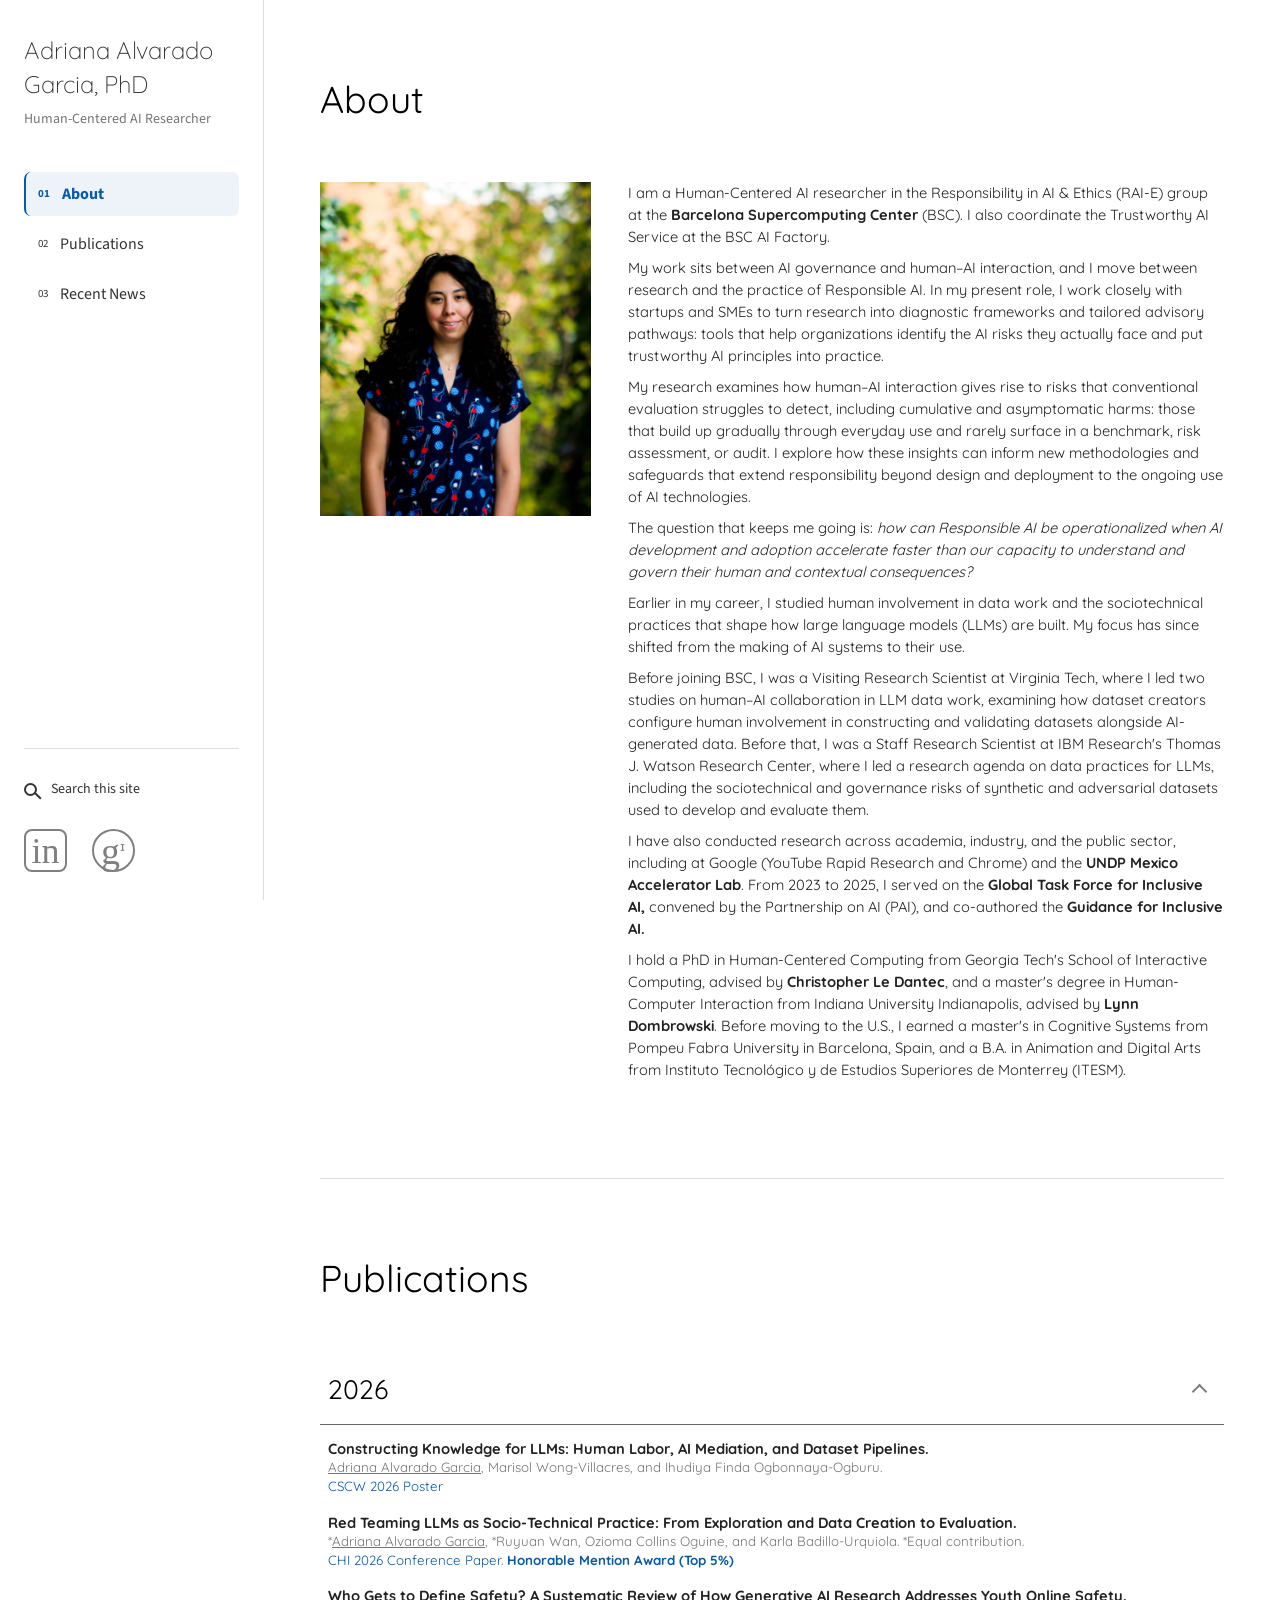
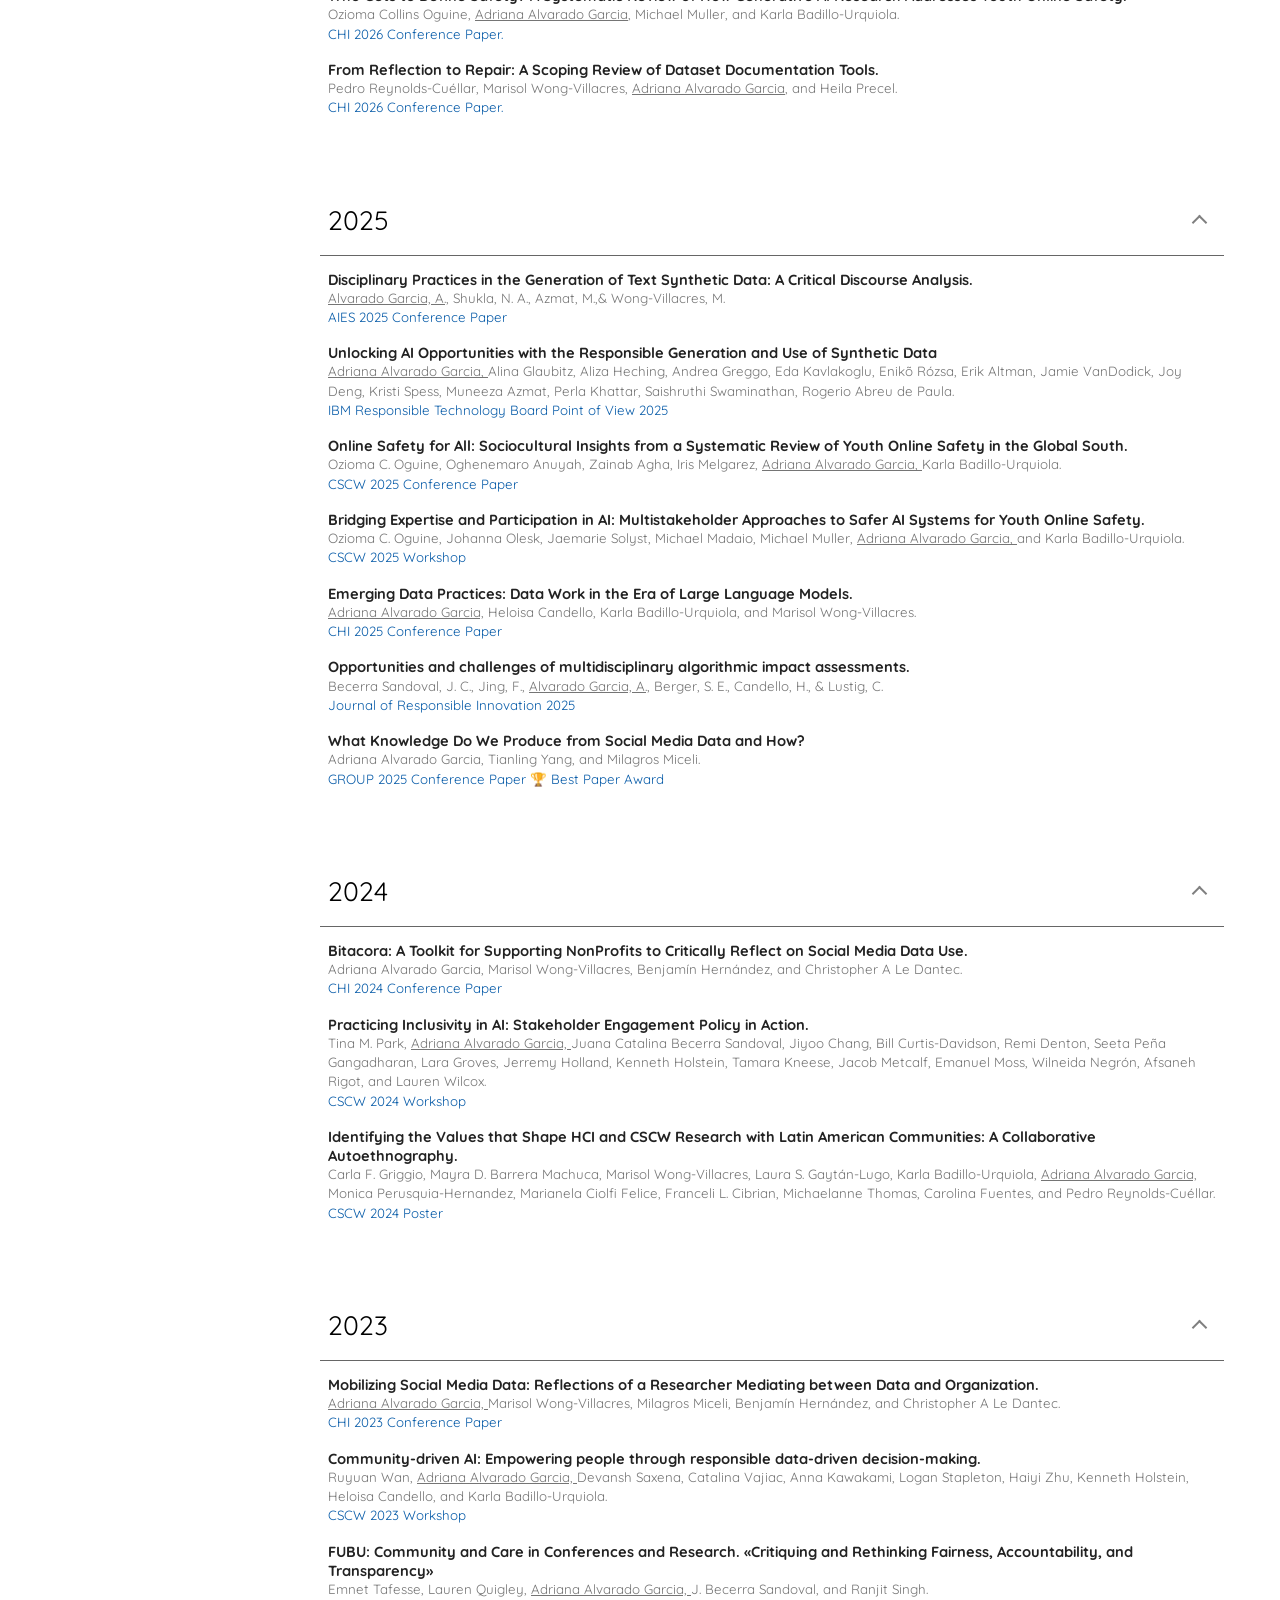
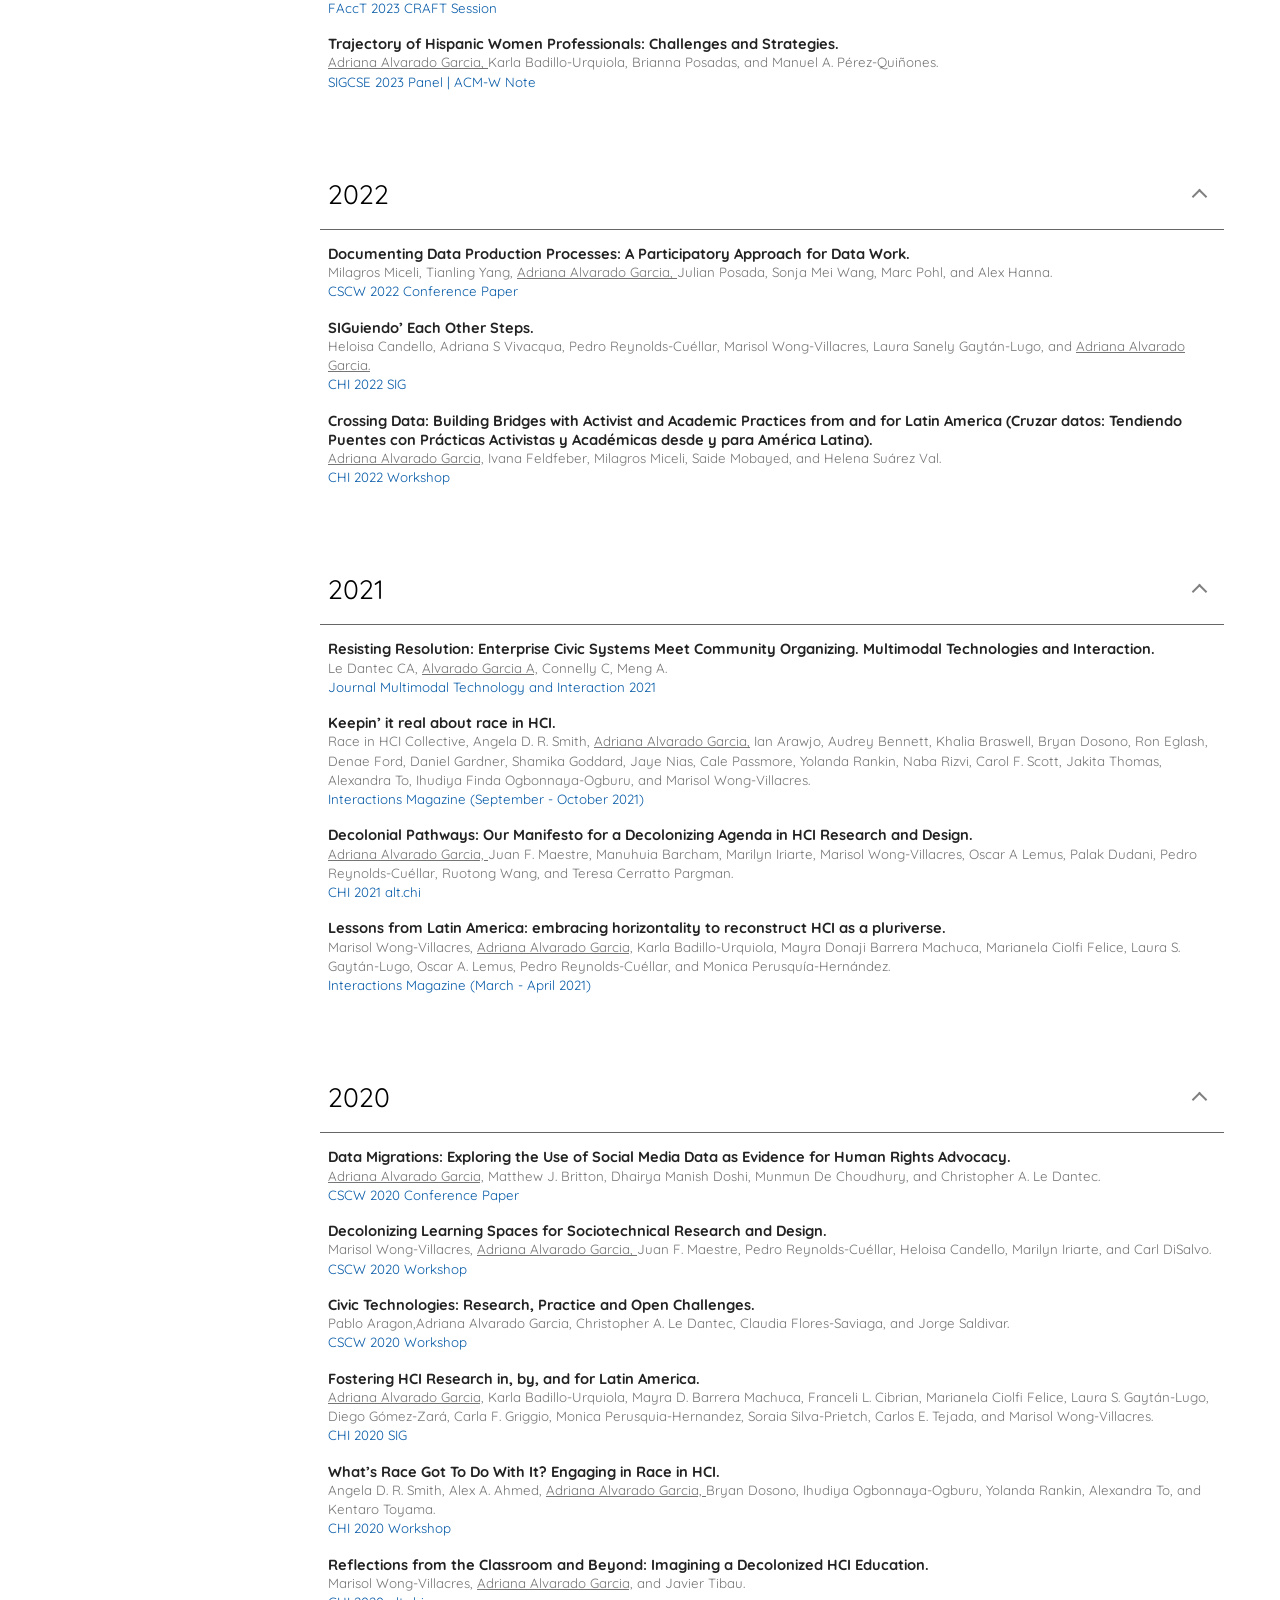
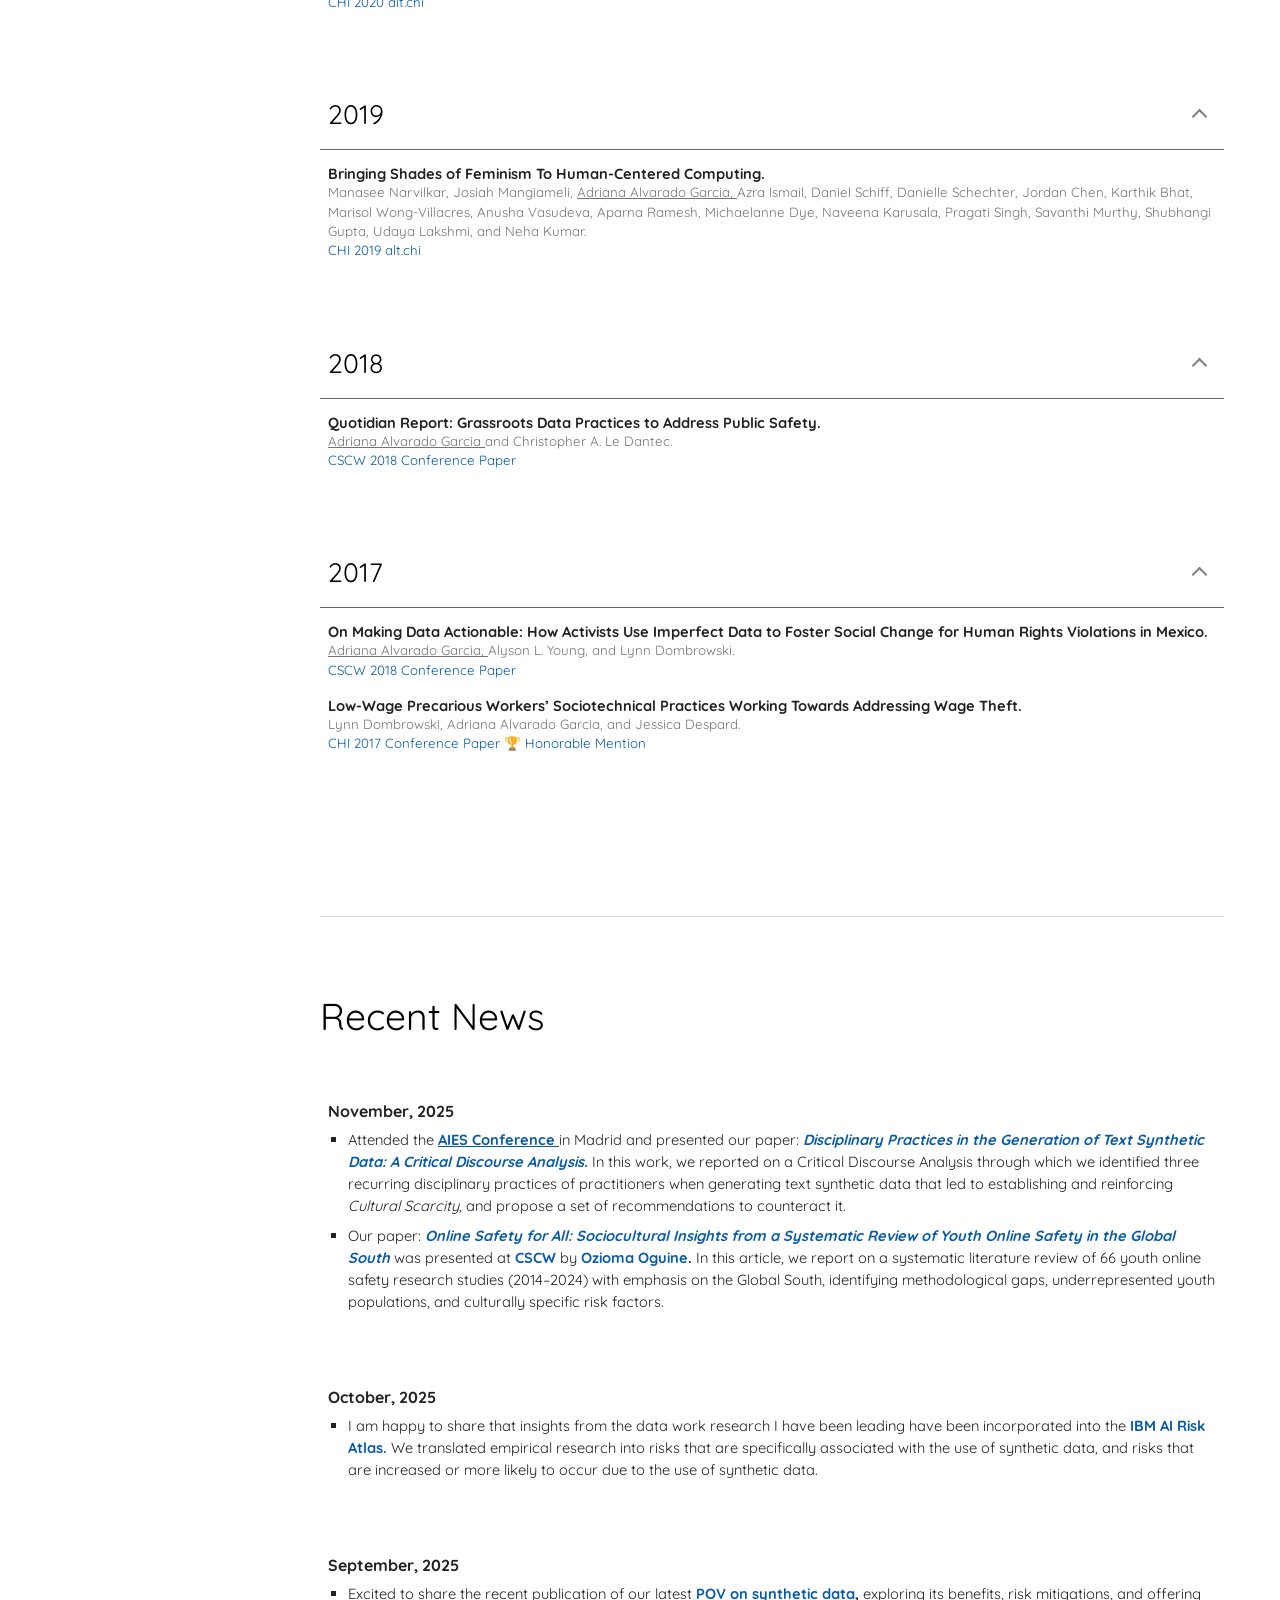
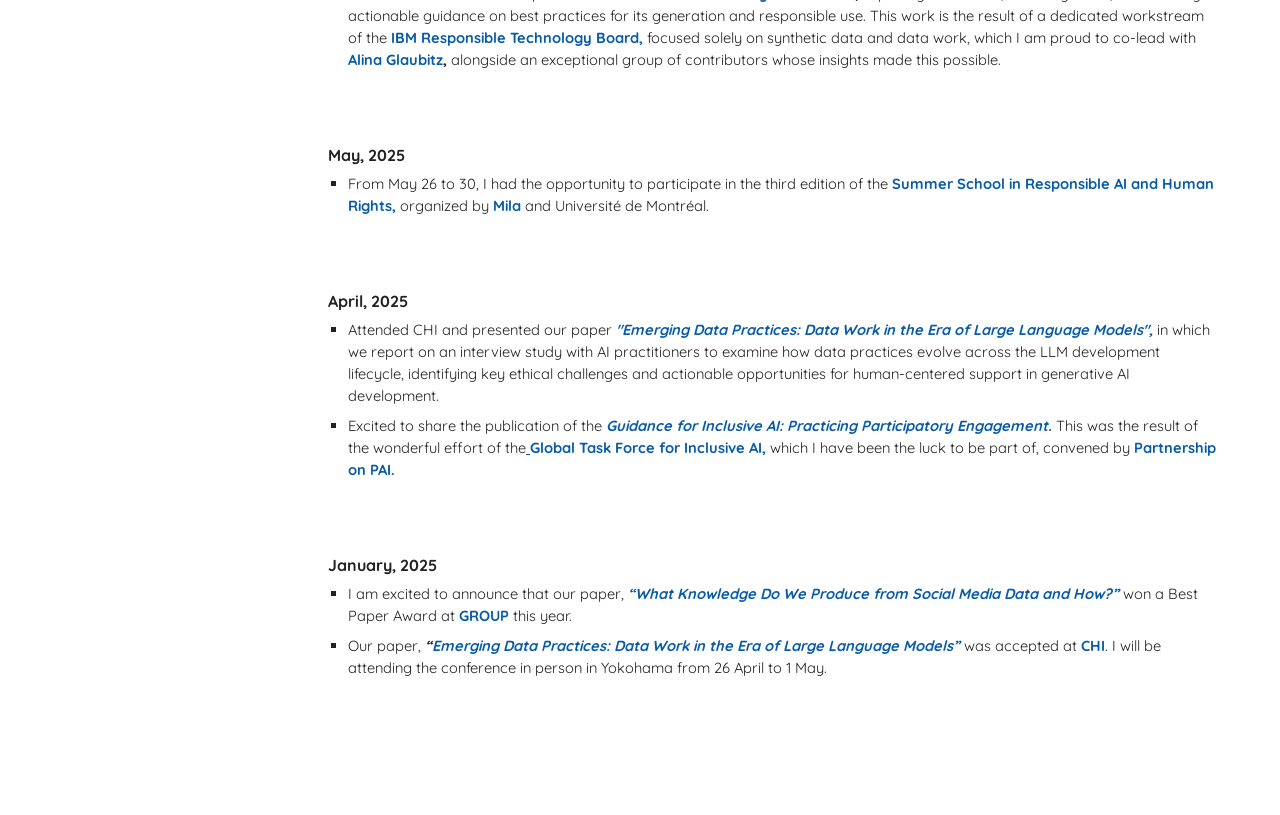
<file: index.html>
<!DOCTYPE html>
<html lang="en">
<head>
  <meta charset="UTF-8">
  <meta name="viewport" content="width=device-width, initial-scale=1">
  <meta name="description" content="Adriana Alvarado Garcia — Human-Centered AI Researcher. About, publications, and recent news.">
  <title>Adriana Alvarado Garcia, PhD</title>
  <link rel="preconnect" href="https://fonts.googleapis.com">
  <link rel="preconnect" href="https://fonts.gstatic.com" crossorigin>
  <link href="https://fonts.googleapis.com/css2?family=Quicksand:wght@300;400;500;600;700&amp;family=Source+Sans+3:wght@400;600;700&amp;display=swap" rel="stylesheet">
  <link rel="stylesheet" href="style.css">
  <script src="navigation.js" defer></script>
</head>
<body>
  <a class="skip-link" href="#main-content">Skip to content</a>

  <header class="sidebar">
    <div class="sidebar-heading">
      <a class="site-name" href="#about">Adriana Alvarado Garcia, PhD</a>
      <p class="site-description">Human-Centered AI Researcher</p>
    </div>

    <!-- Each link points to a section below. JavaScript updates only its active highlight. -->
    <nav class="section-navigation" aria-label="Main navigation">
      <a href="#about"><span class="section-number" aria-hidden="true">01</span>About</a>
      <a href="#publications"><span class="section-number" aria-hidden="true">02</span>Publications</a>
      <a href="#recent-news"><span class="section-number" aria-hidden="true">03</span>Recent News</a>
    </nav>

    <div class="sidebar-footer">
      <details class="site-search">
        <summary aria-label="Search this site"><span class="search-icon" aria-hidden="true"></span><span class="search-label">Search this site</span></summary>
        <form action="https://www.google.com/search" method="get">
          <label for="search-query">Search this site with Google</label>
          <input type="hidden" name="sitesearch" value="adrianaag.github.io/adriana-alvarado.github.io/">
          <input id="search-query" type="search" name="q" required>
          <button type="submit">Search</button>
        </form>
      </details>

      <div class="social-links" aria-label="Professional profiles">
        <a class="linkedin" href="https://www.linkedin.com/in/adrianaalvaradogarcia/" aria-label="LinkedIn profile">in</a>
        <a class="scholar" href="https://scholar.google.com/citations?user=RM2szxkAAAAJ&amp;hl=en" aria-label="Google Scholar profile">g<span aria-hidden="true">ᶦ</span></a>
      </div>
    </div>
  </header>

  <!-- All website content lives here; edit these sections directly. -->
  <main id="main-content" class="site-main" tabindex="-1">
    <h1 class="visually-hidden">Adriana Alvarado Garcia, PhD</h1>

    <section id="about" class="content-section" aria-labelledby="about-heading">
      <h2 id="about-heading" class="section-title">About</h2>
      <div class="about-layout">
        <aside class="profile" aria-label="Portrait">
          <img class="portrait" src="assets/adriana.jpg" alt="Adriana Alvarado Garcia" width="365" height="449">
        </aside>

        <section class="biography" aria-label="About Adriana">
          <!-- Edit the biography paragraphs below. -->
          <p>
            I am a Human-Centered AI researcher in the Responsibility in AI &amp; Ethics (RAI-E) group at the
            <a href="https://www.bsc.es/">Barcelona Supercomputing Center</a> (BSC). I also coordinate the
            Trustworthy AI Service at the BSC AI Factory.
          </p>

          <p>
            My work sits between AI governance and human–AI interaction, and I move between research and the
            practice of Responsible AI. In my present role, I work closely with startups and SMEs to turn research
            into diagnostic frameworks and tailored advisory pathways: tools that help organizations identify the
            AI risks they actually face and put trustworthy AI principles into practice.
          </p>

          <p>
            My research examines how human–AI interaction gives rise to risks that conventional evaluation
            struggles to detect, including cumulative and asymptomatic harms: those that build up gradually
            through everyday use and rarely surface in a benchmark, risk assessment, or audit. I explore how these
            insights can inform new methodologies and safeguards that extend responsibility beyond design and
            deployment to the ongoing use of AI technologies.
          </p>

          <p>
            The question that keeps me going is: <em>how can Responsible AI be operationalized when AI development
            and adoption accelerate faster than our capacity to understand and govern their human and contextual
            consequences?</em>
          </p>

          <p>
            Earlier in my career, I studied human involvement in data work and the sociotechnical practices that
            shape how large language models (LLMs) are built. My focus has since shifted from the making of AI
            systems to their use.
          </p>

          <p>
            Before joining BSC, I was a Visiting Research Scientist at Virginia Tech, where I led two studies on
            human–AI collaboration in LLM data work, examining how dataset creators configure human involvement
            in constructing and validating datasets alongside AI-generated data. Before that, I was a Staff
            Research Scientist at IBM Research's Thomas J. Watson Research Center, where I led a research agenda
            on data practices for LLMs, including the sociotechnical and governance risks of synthetic and
            adversarial datasets used to develop and evaluate them.
          </p>

          <p>
            I have also conducted research across academia, industry, and the public sector, including at Google
            (YouTube Rapid Research and Chrome) and the
            <a href="https://www.undp.org/acceleratorlabs/undp-mexico-accelerator-lab">UNDP Mexico Accelerator Lab</a>.
            From 2023 to 2025, I served on the
            <a href="https://partnershiponai.org/global-task-force-for-inclusive-ai/">Global Task Force for Inclusive AI,</a>
            convened by the Partnership on AI (PAI), and co-authored the
            <a href="https://partnershiponai.org/guidance-for-inclusive-ai/">Guidance for Inclusive AI.</a>
          </p>

          <p>
            I hold a PhD in Human-Centered Computing from Georgia Tech's School of Interactive Computing, advised
            by <a href="https://www.khoury.northeastern.edu/people/chris-le-dantec/">Christopher Le Dantec</a>,
            and a master's degree in Human-Computer Interaction from Indiana University Indianapolis, advised by
            <a href="https://www.cc.gatech.edu/people/lynn-dombrowski">Lynn Dombrowski</a>. Before moving to the U.S.,
            I earned a master's in Cognitive Systems from
            Pompeu Fabra University in Barcelona, Spain, and a B.A. in Animation and Digital Arts from Instituto
            Tecnológico y de Estudios Superiores de Monterrey (ITESM).
          </p>
        </section>
      </div>
    </section>

    <section id="publications" class="content-section publications" aria-labelledby="publications-heading">
      <h2 id="publications-heading" class="section-title">Publications</h2>

      <!-- Years are expanded initially. Remove 'open' to collapse a year by default. -->
      <!-- 2026: copy an article block to add a publication. -->
      <details class="publication-year" id="year-2026" open>
        <summary><h3>2026</h3></summary>
        <article class="publication">
          <h4>
            <a href="https://dl.acm.org/doi/10.1145/3785651.3831487">Constructing Knowledge for LLMs:
            Human Labor, AI Mediation, and Dataset Pipelines.</a>
          </h4>
          <p class="authors">
            <u>Adriana Alvarado Garcia</u>, Marisol Wong-Villacres, and Ihudiya Finda Ogbonnaya-Ogburu.
          </p>
          <p class="venue">
            CSCW 2026 Poster
          </p>
        </article>

        <article class="publication">
          <h4>
            <a href="https://dl.acm.org/doi/10.1145/3772318.3790792">Red Teaming LLMs as Socio-Technical
            Practice: From Exploration and Data Creation to Evaluation.</a>
          </h4>
          <p class="authors">
            *<u>Adriana Alvarado Garcia</u>, *Ruyuan Wan, Ozioma Collins Oguine, and Karla Badillo-Urquiola.
            *Equal contribution.
          </p>
          <p class="venue">
            CHI 2026 Conference Paper. <strong>Honorable Mention Award (Top 5%)</strong>
          </p>
        </article>

        <article class="publication">
          <h4>
            <a href="https://dl.acm.org/doi/10.1145/3772318.3791346">Who Gets to Define Safety? A Systematic
            Review of How Generative AI Research Addresses Youth Online Safety.</a>
          </h4>
          <p class="authors">
            Ozioma Collins Oguine, <u>Adriana Alvarado Garcia</u>, Michael Muller, and Karla Badillo-Urquiola.
          </p>
          <p class="venue">
            CHI 2026 Conference Paper.
          </p>
        </article>

        <article class="publication">
          <h4>
            <a href="https://dl.acm.org/doi/10.1145/3772318.3791344">From Reflection to Repair: A Scoping
            Review of Dataset Documentation Tools.</a>
          </h4>
          <p class="authors">
            Pedro Reynolds-Cuéllar, Marisol Wong-Villacres, <u>Adriana Alvarado Garcia</u>, and Heila Precel.
          </p>
          <p class="venue">
            CHI 2026 Conference Paper.
          </p>
        </article>
      </details>

      <!-- 2025: copy an article block to add a publication. -->
      <details class="publication-year" id="year-2025" open>
        <summary><h3>2025</h3></summary>
        <article class="publication">
          <h4>
            <a href="https://ojs.aaai.org/index.php/AIES/article/view/36538">Disciplinary Practices in the
            Generation of Text Synthetic Data: A Critical Discourse Analysis.</a>
          </h4>
          <p class="authors">
            <u>Alvarado Garcia, A.,</u> Shukla, N. A., Azmat, M.,&amp; Wong-Villacres, M.
          </p>
          <p class="venue">
            AIES 2025 Conference Paper
          </p>
        </article>

        <article class="publication">
          <h4>
            <a href="https://www.ibm.com/downloads/documents/us-en/1379d3325a5ae60f">Unlocking AI Opportunities
            with the Responsible Generation and Use of Synthetic Data</a>
          </h4>
          <p class="authors">
            <u>Adriana Alvarado Garcia, </u>Alina Glaubitz, Aliza Heching, Andrea Greggo, Eda Kavlakoglu, Enikõ
            Rózsa, Erik Altman, Jamie VanDodick, Joy Deng, Kristi Spess, Muneeza Azmat, Perla Khattar, Saishruthi
            Swaminathan, Rogerio Abreu de Paula.
          </p>
          <p class="venue">
            IBM Responsible Technology Board Point of View 2025
          </p>
        </article>

        <article class="publication">
          <h4>
            <a href="https://dl.acm.org/doi/10.1145/3757639">Online Safety for All: Sociocultural Insights from a
            Systematic Review of Youth Online Safety in the Global South.</a>
          </h4>
          <p class="authors">
            Ozioma C. Oguine, Oghenemaro Anuyah, Zainab Agha, Iris Melgarez, <u>Adriana Alvarado Garcia,
            </u>Karla Badillo-Urquiola.
          </p>
          <p class="venue">
            CSCW 2025 Conference Paper
          </p>
        </article>

        <article class="publication">
          <h4>
            <a href="https://dl.acm.org/doi/10.1145/3715070.3748294">Bridging Expertise and Participation in AI:
            Multistakeholder Approaches to Safer AI Systems for Youth Online Safety. </a>
          </h4>
          <p class="authors">
            Ozioma C. Oguine, Johanna Olesk, Jaemarie Solyst, Michael Madaio, Michael Muller, <u>Adriana Alvarado
            Garcia, </u>and Karla Badillo-Urquiola.
          </p>
          <p class="venue">
            CSCW 2025 Workshop
          </p>
        </article>

        <article class="publication">
          <h4>
            <a href="https://dl.acm.org/doi/10.1145/3706598.3714069">Emerging Data Practices: Data Work in the
            Era of Large Language Models.</a>
          </h4>
          <p class="authors">
            <u>Adriana Alvarado Garcia,</u> Heloisa Candello, Karla Badillo-Urquiola, and Marisol Wong-Villacres.
          </p>
          <p class="venue">
            CHI 2025 Conference Paper
          </p>
        </article>

        <article class="publication">
          <h4>
            <a href="https://www.tandfonline.com/doi/full/10.1080/23299460.2025.2499302">Opportunities and
            challenges of multidisciplinary algorithmic impact assessments. </a>
          </h4>
          <p class="authors">
            Becerra Sandoval, J. C., Jing, F., <u>Alvarado Garcia, A.,</u> Berger, S. E., Candello, H., &amp;
            Lustig, C.
          </p>
          <p class="venue">
            Journal of Responsible Innovation 2025
          </p>
        </article>

        <article class="publication">
          <h4>
            <a href="https://dl.acm.org/doi/10.1145/3701216">What Knowledge Do We Produce from Social Media Data
            and How? </a>
          </h4>
          <p class="authors">
            Adriana Alvarado Garcia, Tianling Yang, and Milagros Miceli.
          </p>
          <p class="venue">
            GROUP 2025 Conference Paper 🏆 Best Paper Award
          </p>
        </article>
      </details>

      <!-- 2024: copy an article block to add a publication. -->
      <details class="publication-year" id="year-2024" open>
        <summary><h3>2024</h3></summary>
        <article class="publication">
          <h4>
            <a href="https://dl.acm.org/doi/10.1145/3613904.3642673">Bitacora: A Toolkit for Supporting
            NonProfits to Critically Reflect on Social Media Data Use. </a>
          </h4>
          <p class="authors">
            Adriana Alvarado Garcia, Marisol Wong-Villacres, Benjamín Hernández, and Christopher A Le Dantec.
          </p>
          <p class="venue">
            CHI 2024 Conference Paper
          </p>
        </article>

        <article class="publication">
          <h4>
            <a href="https://dl.acm.org/doi/10.1145/3678884.3681836">Practicing Inclusivity in AI: Stakeholder
            Engagement Policy in Action.</a>
          </h4>
          <p class="authors">
            Tina M. Park, <u>Adriana Alvarado Garcia, </u>Juana Catalina Becerra Sandoval, Jiyoo Chang, Bill
            Curtis-Davidson, Remi Denton, Seeta Peña Gangadharan, Lara Groves, Jerremy Holland, Kenneth Holstein,
            Tamara Kneese, Jacob Metcalf, Emanuel Moss, Wilneida Negrón, Afsaneh Rigot, and Lauren Wilcox.
          </p>
          <p class="venue">
            CSCW 2024 Workshop
          </p>
        </article>

        <article class="publication">
          <h4>
            <a href="https://dl.acm.org/doi/10.1145/3678884.3681904">Identifying the Values that Shape HCI and
            CSCW Research with Latin American Communities: A Collaborative Autoethnography. </a>
          </h4>
          <p class="authors">
            Carla F. Griggio, Mayra D. Barrera Machuca, Marisol Wong-Villacres, Laura S. Gaytán-Lugo, Karla
            Badillo-Urquiola, <u>Adriana Alvarado Garcia,</u> Monica Perusquia-Hernandez, Marianela Ciolfi
            Felice, Franceli L. Cibrian, Michaelanne Thomas, Carolina Fuentes, and Pedro Reynolds-Cuéllar.
          </p>
          <p class="venue">
            CSCW 2024 Poster
          </p>
        </article>
      </details>

      <!-- 2023: copy an article block to add a publication. -->
      <details class="publication-year" id="year-2023" open>
        <summary><h3>2023</h3></summary>
        <article class="publication">
          <h4>
            <a href="https://dl.acm.org/doi/10.1145/3544548.3580916">Mobilizing Social Media Data: Reflections of
            a Researcher Mediating between Data and Organization. </a>
          </h4>
          <p class="authors">
            <u>Adriana Alvarado Garcia, </u>Marisol Wong-Villacres, Milagros Miceli, Benjamín Hernández, and
            Christopher A Le Dantec.
          </p>
          <p class="venue">
            CHI 2023 Conference Paper
          </p>
        </article>

        <article class="publication">
          <h4>
            <a href="https://dl.acm.org/doi/10.1145/3584931.3611282">Community-driven AI: Empowering people
            through responsible data-driven decision-making. </a>
          </h4>
          <p class="authors">
            Ruyuan Wan, <u>Adriana Alvarado Garcia, </u>Devansh Saxena, Catalina Vajiac, Anna Kawakami, Logan
            Stapleton, Haiyi Zhu, Kenneth Holstein, Heloisa Candello, and Karla Badillo-Urquiola.
          </p>
          <p class="venue">
            CSCW 2023 Workshop
          </p>
        </article>

        <article class="publication">
          <h4>
            FUBU: Community and Care in Conferences and Research. «Critiquing and Rethinking Fairness,
            Accountability, and Transparency»
          </h4>
          <p class="authors">
            Emnet Tafesse, Lauren Quigley, <u>Adriana Alvarado Garcia, </u>J. Becerra Sandoval, and Ranjit Singh.
          </p>
          <p class="venue">
            FAccT 2023 CRAFT Session
          </p>
        </article>

        <article class="publication">
          <h4>
            <a href="https://dl.acm.org/doi/10.1145/3545947.3569601">Trajectory of Hispanic Women Professionals:
            Challenges and Strategies. </a>
          </h4>
          <p class="authors">
            <u>Adriana Alvarado Garcia, </u>Karla Badillo-Urquiola, Brianna Posadas, and Manuel A.
            Pérez-Quiñones.
          </p>
          <p class="venue">
            SIGCSE 2023 Panel | <a
            href="https://women.acm.org/latina-computing-professionals-panel-at-tapia-2022/">ACM-W Note</a>
          </p>
        </article>
      </details>

      <!-- 2022: copy an article block to add a publication. -->
      <details class="publication-year" id="year-2022" open>
        <summary><h3>2022</h3></summary>
        <article class="publication">
          <h4>
            <a href="https://dl.acm.org/doi/10.1145/3555623">Documenting Data Production Processes: A
            Participatory Approach for Data Work. </a>
          </h4>
          <p class="authors">
            Milagros Miceli, Tianling Yang, <u>Adriana Alvarado Garcia, </u>Julian Posada, Sonja Mei Wang, Marc
            Pohl, and Alex Hanna.
          </p>
          <p class="venue">
            CSCW 2022 Conference Paper
          </p>
        </article>

        <article class="publication">
          <h4>
            <a href="https://dl.acm.org/doi/10.1145/3491101.3516404">SIGuiendo’ Each Other Steps. </a>
          </h4>
          <p class="authors">
            Heloisa Candello, Adriana S Vivacqua, Pedro Reynolds-Cuéllar, Marisol Wong-Villacres, Laura Sanely
            Gaytán-Lugo, and <u>Adriana Alvarado Garcia. </u>
          </p>
          <p class="venue">
            CHI 2022 SIG
          </p>
        </article>

        <article class="publication">
          <h4>
            <a href="https://dl.acm.org/doi/10.1145/3491101.3505222">Crossing Data: Building Bridges with
            Activist and Academic Practices from and for Latin America (Cruzar datos: Tendiendo Puentes con
            Prácticas Activistas y Académicas desde y para América Latina). </a>
          </h4>
          <p class="authors">
            <u>Adriana Alvarado Garcia,</u> Ivana Feldfeber, Milagros Miceli, Saide Mobayed, and Helena Suárez
            Val.
          </p>
          <p class="venue">
            CHI 2022 Workshop
          </p>
        </article>
      </details>

      <!-- 2021: copy an article block to add a publication. -->
      <details class="publication-year" id="year-2021" open>
        <summary><h3>2021</h3></summary>
        <article class="publication">
          <h4>
            Resisting Resolution: Enterprise Civic Systems Meet Community Organizing. Multimodal Technologies and
            Interaction.
          </h4>
          <p class="authors">
            Le Dantec CA, <u>Alvarado Garcia A,</u> Connelly C, Meng A.
          </p>
          <p class="venue">
            Journal Multimodal Technology and Interaction 2021
          </p>
        </article>

        <article class="publication">
          <h4>
            Keepin’ it real about race in HCI.
          </h4>
          <p class="authors">
            Race in HCI Collective, Angela D. R. Smith, <u>Adriana Alvarado Garcia,</u> Ian Arawjo, Audrey
            Bennett, Khalia Braswell, Bryan Dosono, Ron Eglash, Denae Ford, Daniel Gardner, Shamika Goddard, Jaye
            Nias, Cale Passmore, Yolanda Rankin, Naba Rizvi, Carol F. Scott, Jakita Thomas, Alexandra To, Ihudiya
            Finda Ogbonnaya-Ogburu, and Marisol Wong-Villacres.
          </p>
          <p class="venue">
            Interactions Magazine (September - October 2021)
          </p>
        </article>

        <article class="publication">
          <h4>
            Decolonial Pathways: Our Manifesto for a Decolonizing Agenda in HCI Research and Design.
          </h4>
          <p class="authors">
            <u>Adriana Alvarado Garcia, </u>Juan F. Maestre, Manuhuia Barcham, Marilyn Iriarte, Marisol
            Wong-Villacres, Oscar A Lemus, Palak Dudani, Pedro Reynolds-Cuéllar, Ruotong Wang, and Teresa
            Cerratto Pargman.
          </p>
          <p class="venue">
            CHI 2021 alt.chi
          </p>
        </article>

        <article class="publication">
          <h4>
            Lessons from Latin America: embracing horizontality to reconstruct HCI as a pluriverse.
          </h4>
          <p class="authors">
            Marisol Wong-Villacres, <u>Adriana Alvarado Garcia,</u> Karla Badillo-Urquiola, Mayra Donaji Barrera
            Machuca, Marianela Ciolfi Felice, Laura S. Gaytán-Lugo, Oscar A. Lemus, Pedro Reynolds-Cuéllar, and
            Monica Perusquía-Hernández.
          </p>
          <p class="venue">
            Interactions Magazine (March - April 2021)
          </p>
        </article>
      </details>

      <!-- 2020: copy an article block to add a publication. -->
      <details class="publication-year" id="year-2020" open>
        <summary><h3>2020</h3></summary>
        <article class="publication">
          <h4>
            Data Migrations: Exploring the Use of Social Media Data as Evidence for Human Rights Advocacy.
          </h4>
          <p class="authors">
            <u>Adriana Alvarado Garcia,</u> Matthew J. Britton, Dhairya Manish Doshi, Munmun De Choudhury, and
            Christopher A. Le Dantec.
          </p>
          <p class="venue">
            CSCW 2020 Conference Paper
          </p>
        </article>

        <article class="publication">
          <h4>
            Decolonizing Learning Spaces for Sociotechnical Research and Design.
          </h4>
          <p class="authors">
            Marisol Wong-Villacres, <u>Adriana Alvarado Garcia, </u>Juan F. Maestre, Pedro Reynolds-Cuéllar,
            Heloisa Candello, Marilyn Iriarte, and Carl DiSalvo.
          </p>
          <p class="venue">
            CSCW 2020 Workshop
          </p>
        </article>

        <article class="publication">
          <h4>
            Civic Technologies: Research, Practice and Open Challenges.
          </h4>
          <p class="authors">
            Pablo Aragon,Adriana Alvarado Garcia, Christopher A. Le Dantec, Claudia Flores-Saviaga, and Jorge
            Saldivar.
          </p>
          <p class="venue">
            CSCW 2020 Workshop
          </p>
        </article>

        <article class="publication">
          <h4>
            Fostering HCI Research in, by, and for Latin America.
          </h4>
          <p class="authors">
            <u>Adriana Alvarado Garcia,</u> Karla Badillo-Urquiola, Mayra D. Barrera Machuca, Franceli L.
            Cibrian, Marianela Ciolfi Felice, Laura S. Gaytán-Lugo, Diego Gómez-Zará, Carla F. Griggio, Monica
            Perusquia-Hernandez, Soraia Silva-Prietch, Carlos E. Tejada, and Marisol Wong-Villacres.
          </p>
          <p class="venue">
            CHI 2020 SIG
          </p>
        </article>

        <article class="publication">
          <h4>
            What’s Race Got To Do With It? Engaging in Race in HCI.
          </h4>
          <p class="authors">
            Angela D. R. Smith, Alex A. Ahmed, <u>Adriana Alvarado Garcia, </u>Bryan Dosono, Ihudiya
            Ogbonnaya-Ogburu, Yolanda Rankin, Alexandra To, and Kentaro Toyama.
          </p>
          <p class="venue">
            CHI 2020 Workshop
          </p>
        </article>

        <article class="publication">
          <h4>
            Reflections from the Classroom and Beyond: Imagining a Decolonized HCI Education.
          </h4>
          <p class="authors">
            Marisol Wong-Villacres, <u>Adriana Alvarado Garcia,</u> and Javier Tibau.
          </p>
          <p class="venue">
            CHI 2020 alt.chi
          </p>
        </article>
      </details>

      <!-- 2019: copy an article block to add a publication. -->
      <details class="publication-year" id="year-2019" open>
        <summary><h3>2019</h3></summary>
        <article class="publication">
          <h4>
            Bringing Shades of Feminism To Human-Centered Computing.
          </h4>
          <p class="authors">
            Manasee Narvilkar, Josiah Mangiameli, <u>Adriana Alvarado Garcia, </u>Azra Ismail, Daniel Schiff,
            Danielle Schechter, Jordan Chen, Karthik Bhat, Marisol Wong-Villacres, Anusha Vasudeva, Aparna
            Ramesh, Michaelanne Dye, Naveena Karusala, Pragati Singh, Savanthi Murthy, Shubhangi Gupta, Udaya
            Lakshmi, and Neha Kumar.
          </p>
          <p class="venue">
            CHI 2019 alt.chi
          </p>
        </article>
      </details>

      <!-- 2018: copy an article block to add a publication. -->
      <details class="publication-year" id="year-2018" open>
        <summary><h3>2018</h3></summary>
        <article class="publication">
          <h4>
            Quotidian Report: Grassroots Data Practices to Address Public Safety.
          </h4>
          <p class="authors">
            <u>Adriana Alvarado Garcia </u>and Christopher A. Le Dantec.
          </p>
          <p class="venue">
            CSCW 2018 Conference Paper
          </p>
        </article>
      </details>

      <!-- 2017: copy an article block to add a publication. -->
      <details class="publication-year" id="year-2017" open>
        <summary><h3>2017</h3></summary>
        <article class="publication">
          <h4>
            On Making Data Actionable: How Activists Use Imperfect Data to Foster Social Change for Human Rights
            Violations in Mexico.
          </h4>
          <p class="authors">
            <u>Adriana Alvarado Garcia, </u>Alyson L. Young, and Lynn Dombrowski.
          </p>
          <p class="venue">
            CSCW 2018 Conference Paper
          </p>
        </article>

        <article class="publication">
          <h4>
            Low-Wage Precarious Workers’ Sociotechnical Practices Working Towards Addressing Wage Theft.
          </h4>
          <p class="authors">
            Lynn Dombrowski, Adriana Alvarado Garcia, and Jessica Despard.
          </p>
          <p class="venue">
            CHI 2017 Conference Paper 🏆 Honorable Mention
          </p>
        </article>
      </details>
    </section>

    <section id="recent-news" class="content-section news" aria-labelledby="news-heading">
      <h2 id="news-heading" class="section-title">Recent News</h2>

      <!-- Add new months at the top. Copy a section for a month, or an li for one news item. -->
      <section class="news-month" aria-labelledby="november-2025">
        <h3 id="november-2025">November, 2025</h3>
        <ul>
          <li>
            Attended the <a href="https://www.aies-conference.com/2025/"><u><strong>AIES Conference
            </strong></u></a>in Madrid and presented our paper:<a
            href="https://ojs.aaai.org/index.php/AIES/article/view/36538"><em> </em><em><strong>Disciplinary
            Practices in the Generation of Text Synthetic Data: A Critical Discourse Analysis.
            </strong></em></a>In this work, we reported on a Critical Discourse Analysis through which we
            identified three recurring disciplinary practices of practitioners when generating text synthetic
            data that led to establishing and reinforcing <em>Cultural Scarcity,</em> and propose a set of
            recommendations to counteract it.
          </li>
          <li>
            Our paper: <a href="https://dl.acm.org/doi/10.1145/3757639"><em><strong>Online Safety for All:
            Sociocultural Insights from a Systematic Review of Youth Online Safety in the Global
            South</strong></em> </a>was presented at <a
            href="https://cscw.acm.org/2025/"><strong>CSCW</strong></a> by <a
            href="https://www.linkedin.com/in/ozioma-oguine-083653135/overlay/about-this-profile/"><strong>Ozioma
            Oguine</strong></a><strong>. </strong>In this article, we report on a systematic literature review of
            66 youth online safety research studies (2014–2024) with emphasis on the Global South, identifying
            methodological gaps, underrepresented youth populations, and culturally specific risk factors.
          </li>
        </ul>
      </section>

      <section class="news-month" aria-labelledby="october-2025">
        <h3 id="october-2025">October, 2025</h3>
        <ul>
          <li>
            I am happy to share that insights from the data work research I have been leading have been
            incorporated into the<a href="https://www.ibm.com/docs/en/watsonx/saas?topic=ai-risk-atlas"><strong>
            IBM AI Risk Atlas. </strong></a>We translated empirical research into risks that are specifically
            associated with the use of synthetic data, and risks that are increased or more likely to occur due
            to the use of synthetic data.
          </li>
        </ul>
      </section>

      <section class="news-month" aria-labelledby="september-2025">
        <h3 id="september-2025">September, 2025</h3>
        <ul>
          <li>
            Excited to share the recent publication of our latest <a
            href="https://www.ibm.com/downloads/documents/us-en/1379d3325a5ae60f"><strong>POV on synthetic
            data</strong></a><strong>,</strong> exploring its benefits, risk mitigations, and offering actionable
            guidance on best practices for its generation and responsible use. This work is the result of a
            dedicated workstream of the<a
            href="https://www.ibm.com/think/author/ibm-responsible-technology-board"> <strong>IBM Responsible
            Technology Board,</strong> </a>focused solely on synthetic data and data work, which I am proud to
            co-lead with<a href="https://www.linkedin.com/in/alina-glaubitz/"> <strong>Alina
            Glaubitz</strong></a><strong>,</strong> alongside an exceptional group of contributors whose insights
            made this possible.
          </li>
        </ul>
      </section>

      <section class="news-month" aria-labelledby="may-2025">
        <h3 id="may-2025">May, 2025</h3>
        <ul>
          <li>
            From May 26 to 30, I had the opportunity to participate in the third edition of the <a
            href="https://mila.quebec/en/news/highlights-from-the-2025-summer-school-in-responsible-ai-and-human-rights"><strong>Summer
            School in Responsible AI and Human Rights,</strong></a> organized by <a
            href="https://mila.quebec/en"><strong>Mila</strong></a> and Université de Montréal.
          </li>
        </ul>
      </section>

      <section class="news-month" aria-labelledby="april-2025">
        <h3 id="april-2025">April, 2025</h3>
        <ul>
          <li>
            Attended CHI and presented our paper <a
            href="https://dl.acm.org/doi/10.1145/3706598.3714069"><em><strong>&quot;Emerging Data Practices: Data
            Work in the Era of Large Language Models&quot;,</strong></em></a> in which we report on an interview
            study with AI practitioners to examine how data practices evolve across the LLM development
            lifecycle, identifying key ethical challenges and actionable opportunities for human-centered support
            in generative AI development.
          </li>
          <li>
            Excited to share the publication of the <a
            href="https://partnershiponai.org/guidance-for-inclusive-ai/"><em><strong>Guidance for Inclusive AI:
            Practicing Participatory Engagement. </strong></em></a>This was the result of the wonderful effort of
            the<a href="https://partnershiponai.org/global-task-force-for-inclusive-ai/"><u> </u><strong>Global
            Task Force for Inclusive AI,</strong></a> which I have been the luck to be part of, convened by <a
            href="https://partnershiponai.org"><strong>Partnership on PAI. </strong></a>
          </li>
        </ul>
      </section>

      <section class="news-month" aria-labelledby="january-2025">
        <h3 id="january-2025">January, 2025</h3>
        <ul>
          <li>
            I am excited to announce that our paper, <a
            href="https://dl.acm.org/doi/10.1145/3701216"><em><strong>“What Knowledge Do We Produce from Social
            Media Data and How?”</strong></em></a> won a Best Paper Award at <a
            href="https://group.acm.org/conferences/group25/"><strong>GROUP</strong></a> this year.
          </li>
          <li>
            Our paper, <em><strong>“</strong></em><a
            href="https://dl.acm.org/doi/10.1145/3706598.3714069"><em><strong>Emerging Data Practices: Data Work
            in the Era of Large Language Models” </strong></em></a>was accepted at <a
            href="https://chi2025.acm.org"><strong>CHI</strong></a>. I will be attending the conference in person
            in Yokohama from 26 April to 1 May.
          </li>
        </ul>
      </section>
    </section>
  </main>
</body>
</html>
</file>
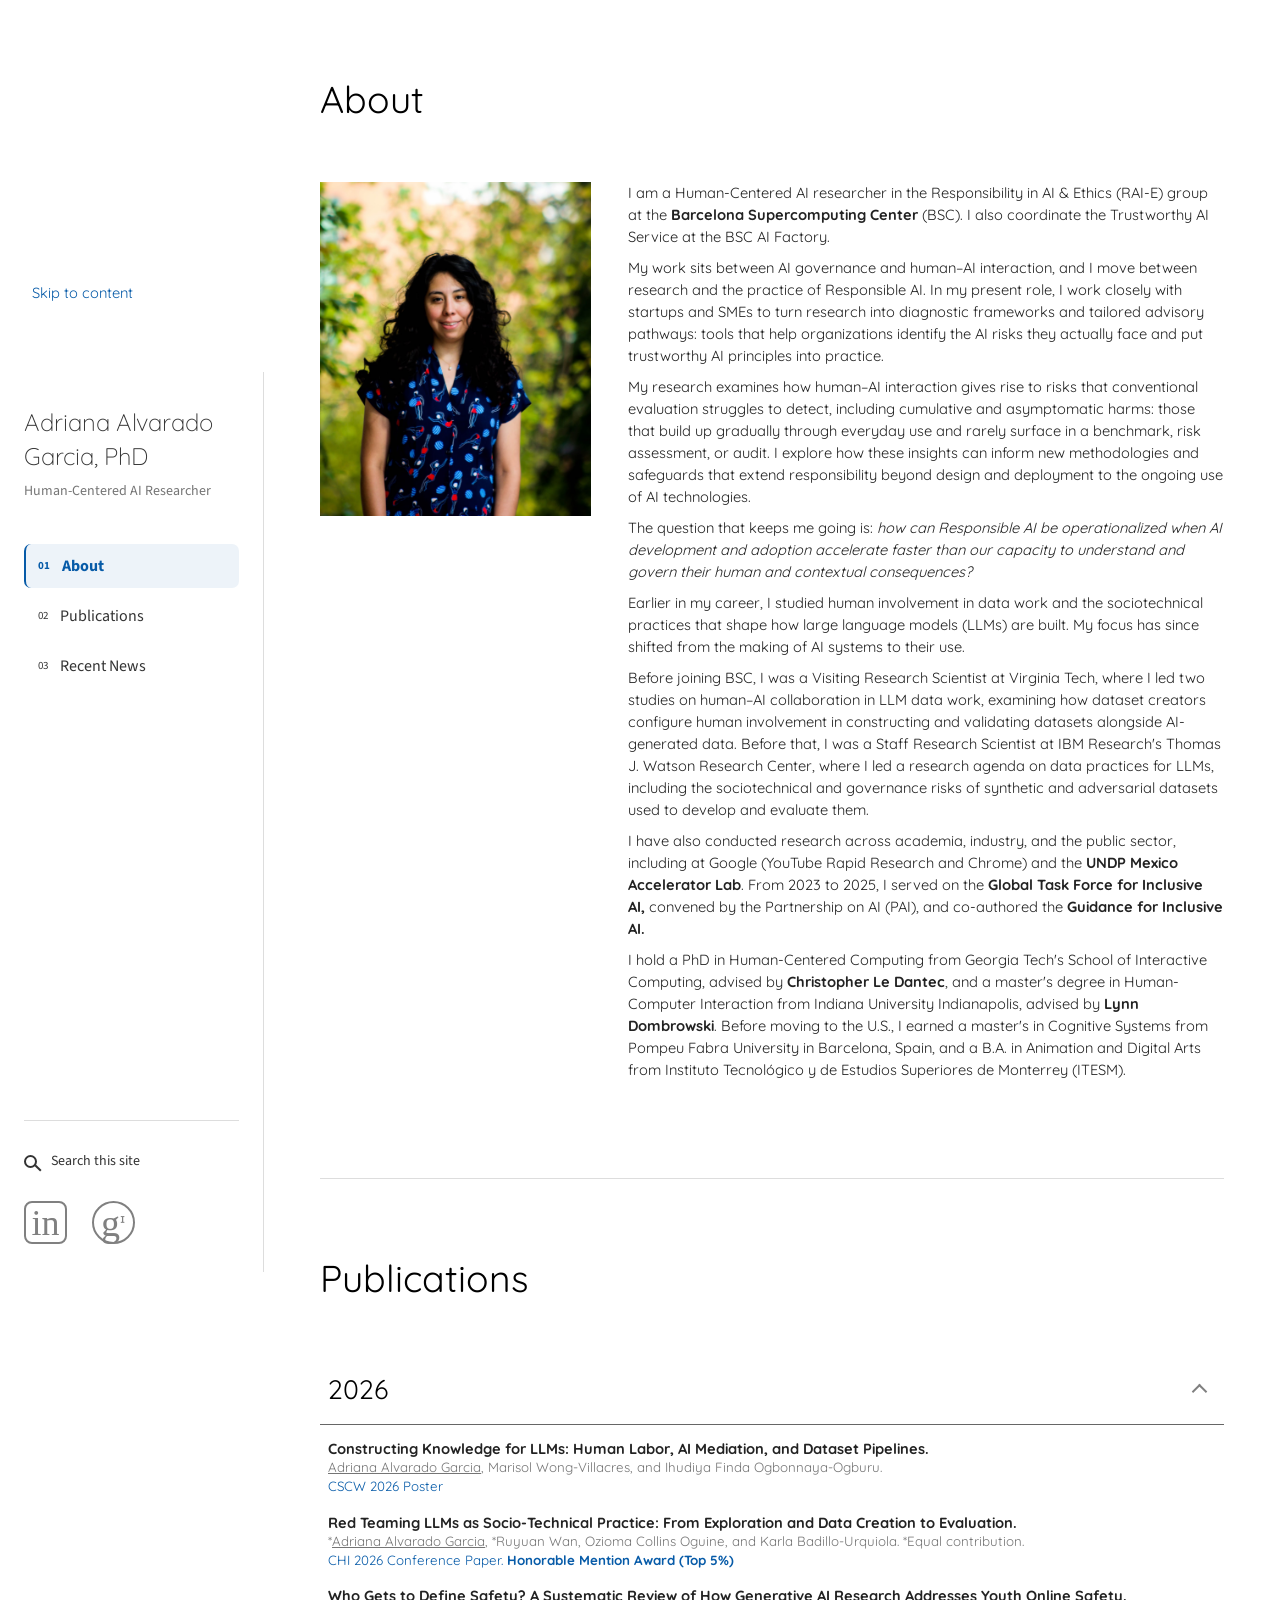
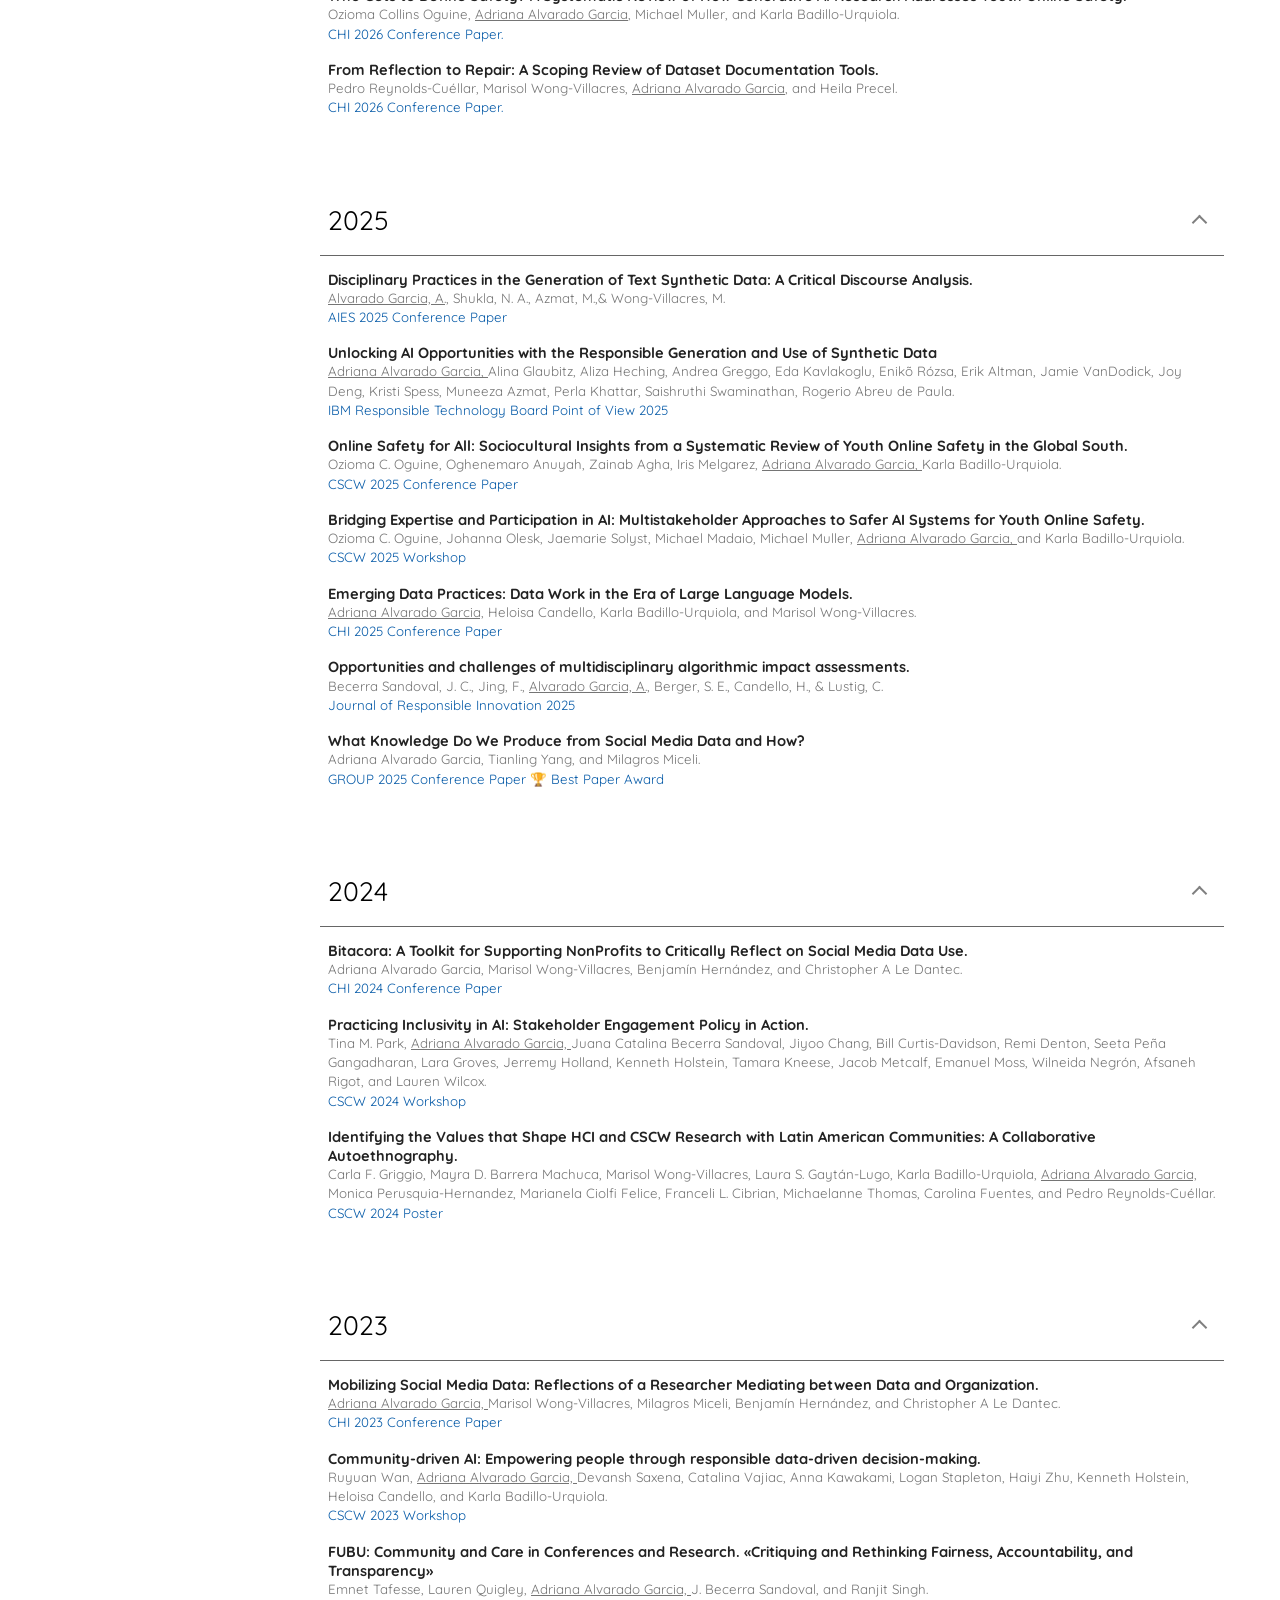
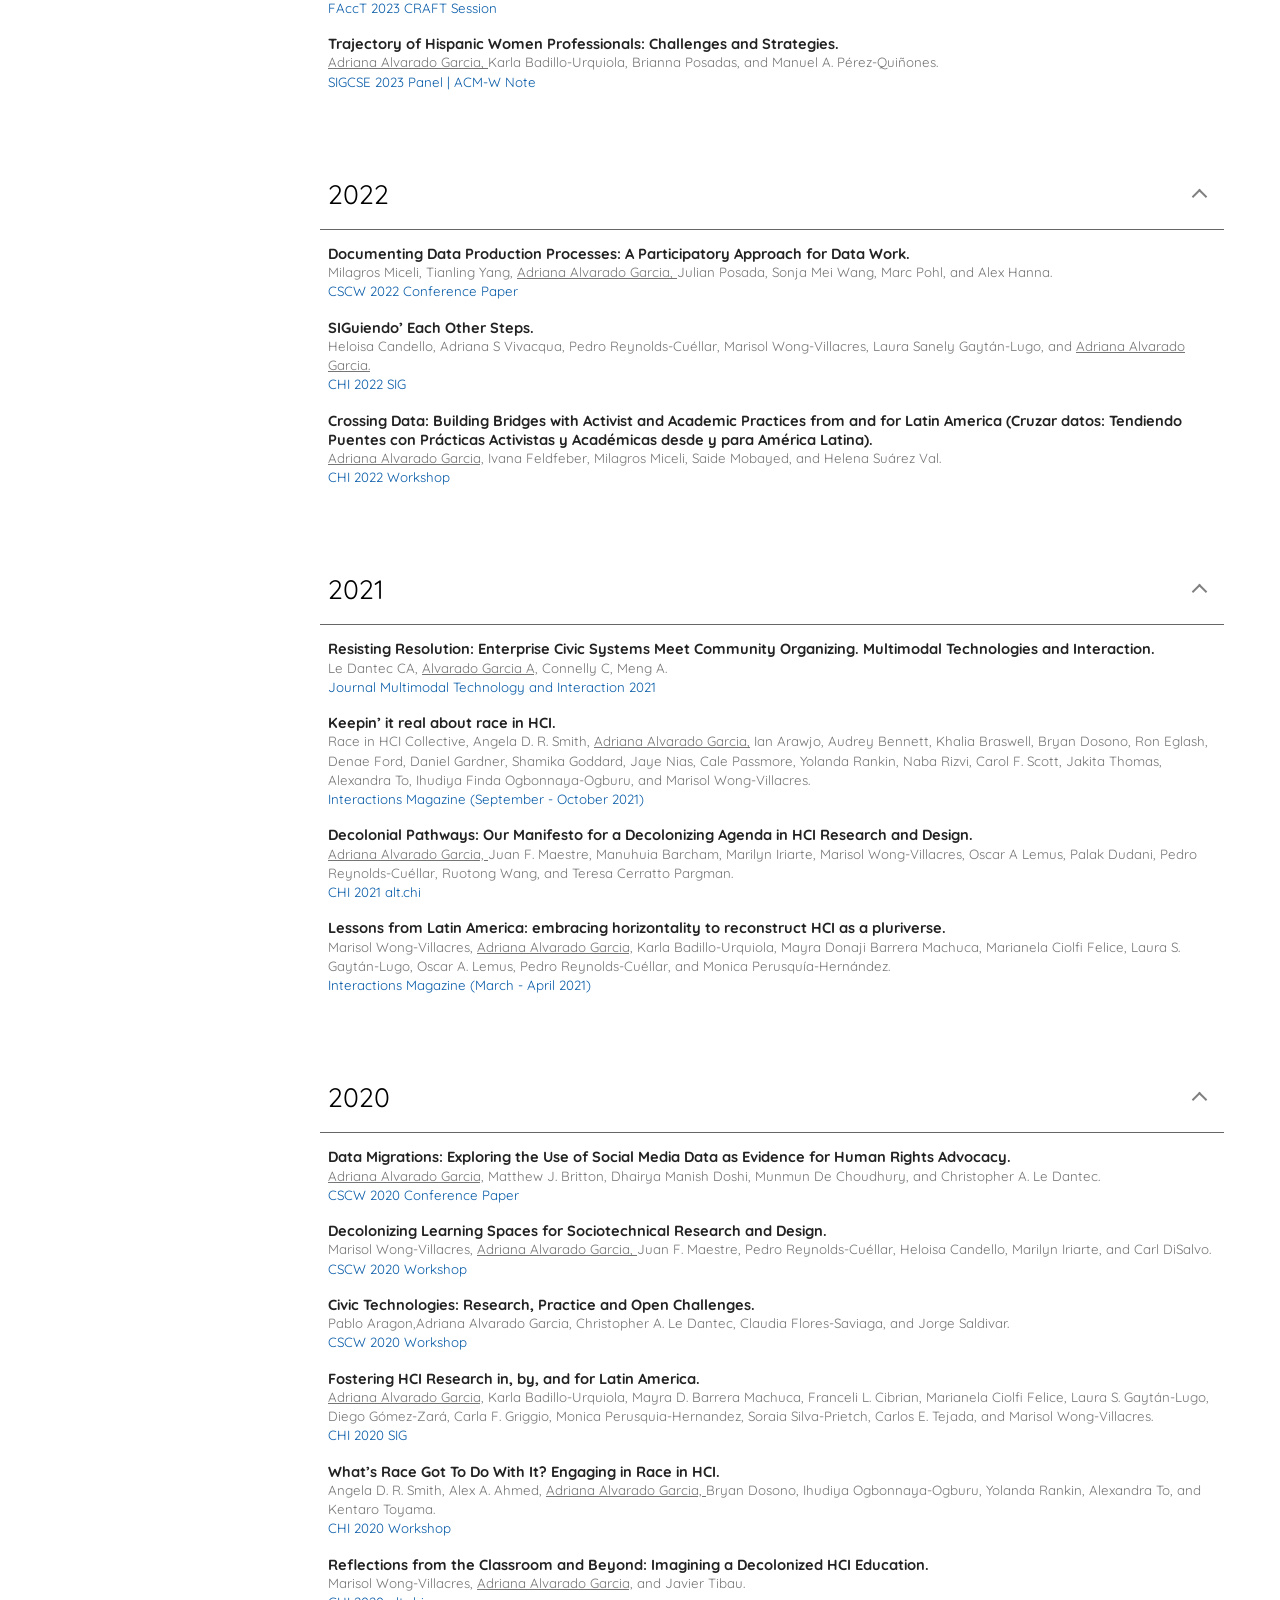
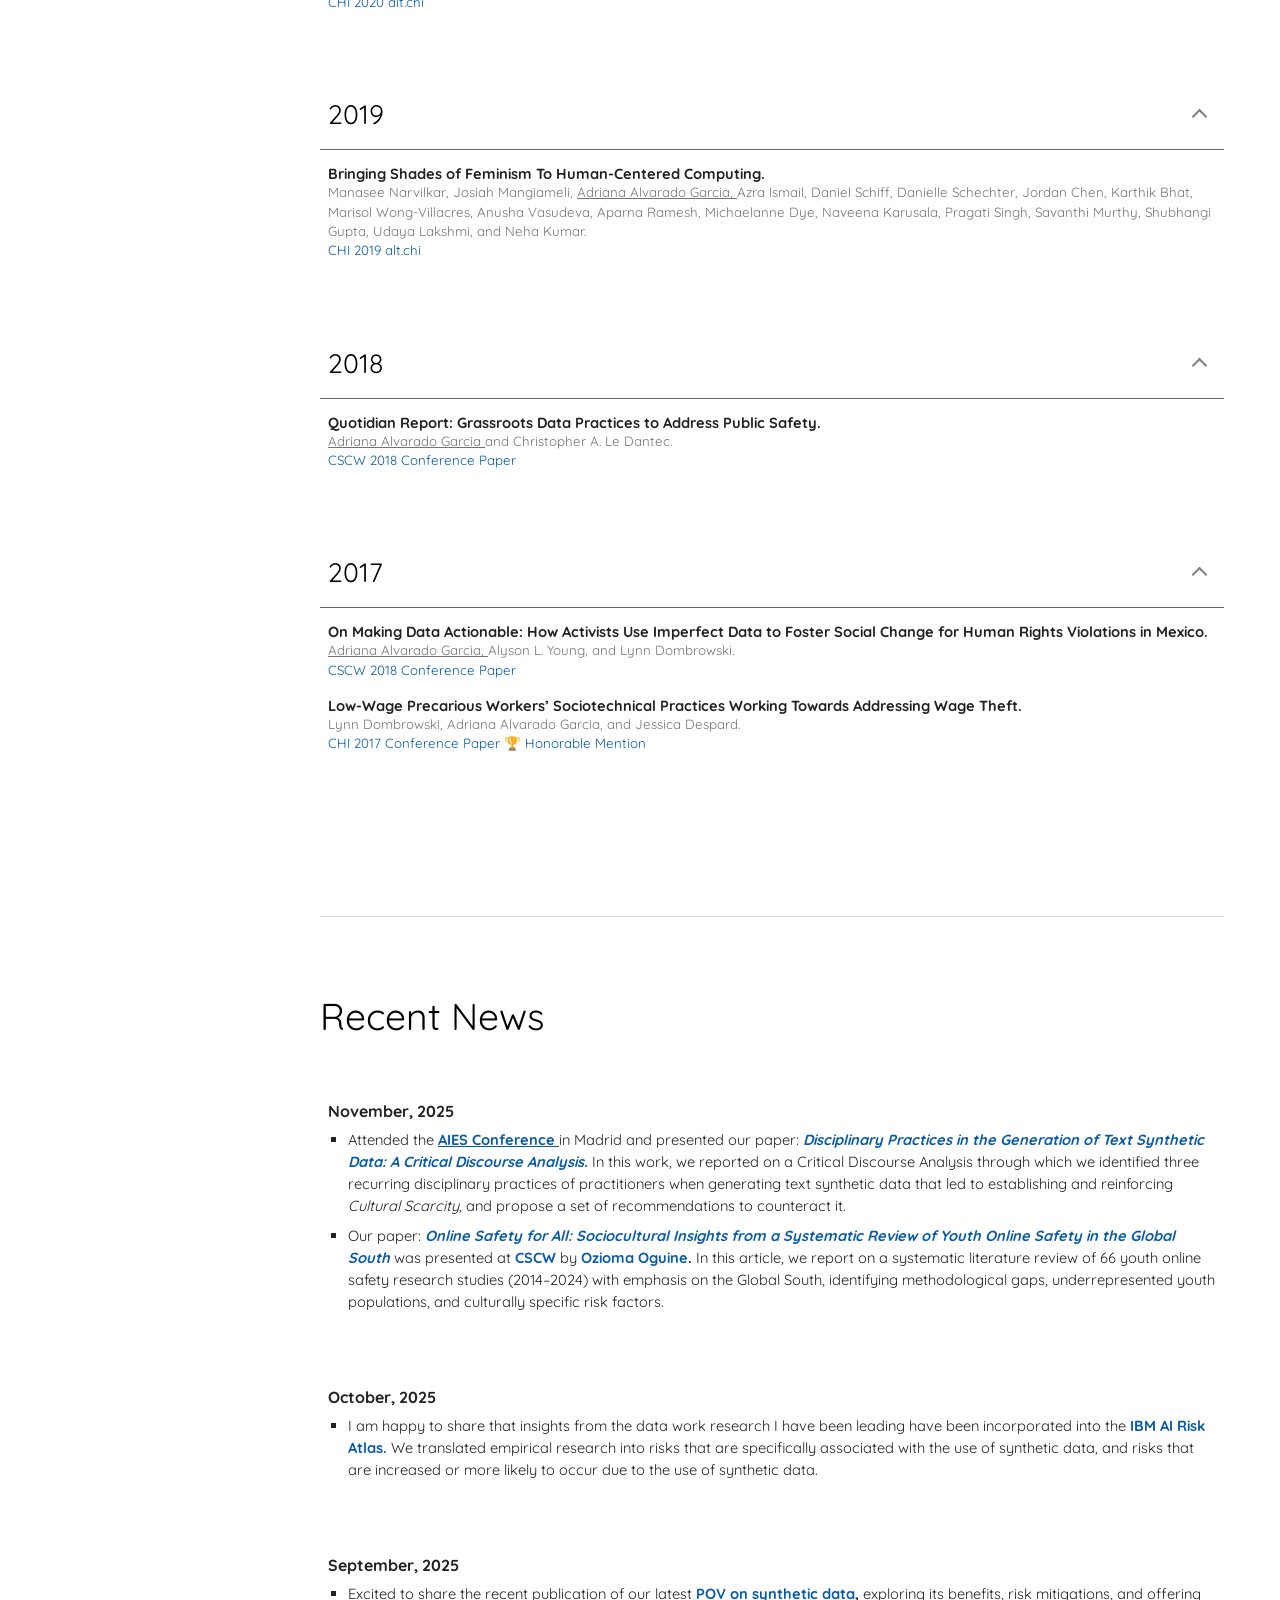
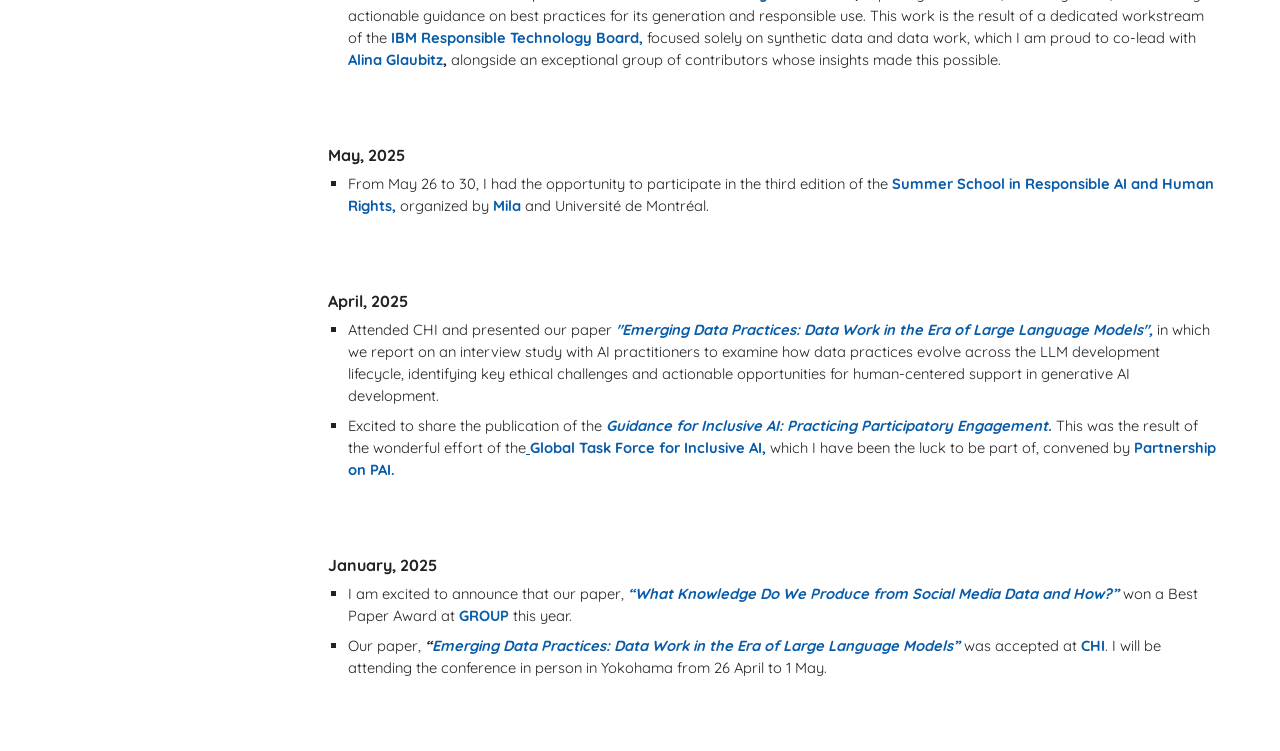
<file: publications.html>
<!DOCTYPE html>
<html lang="en">
<head>
  <meta charset="UTF-8">
  <meta name="viewport" content="width=device-width, initial-scale=1">
  <meta http-equiv="refresh" content="0; url=index.html#publications">
  <title>Publications | Adriana Alvarado Garcia, PhD</title>
</head>
<body>
  <!-- Keep this small redirect so existing links still reach the correct section. -->
  <p><a href="index.html#publications">Continue to Publications</a>.</p>
</body>
</html>
</file>
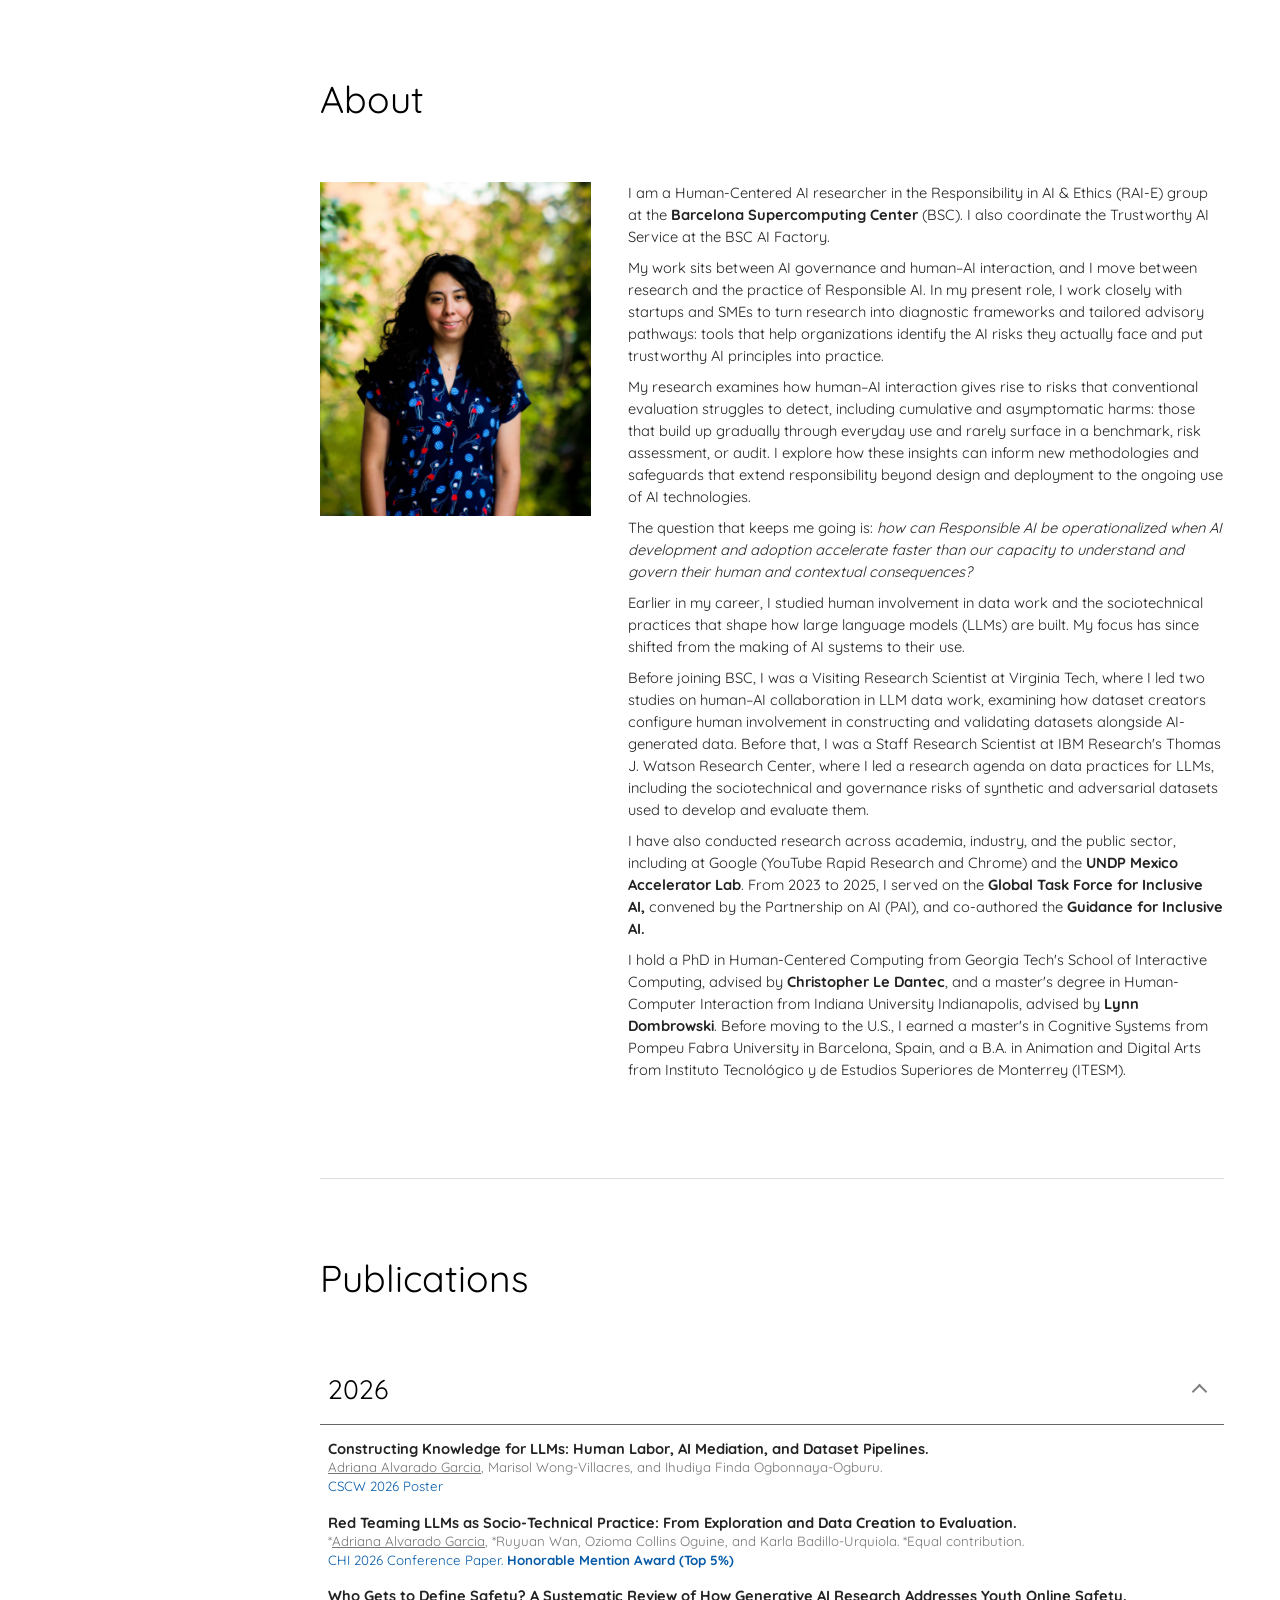
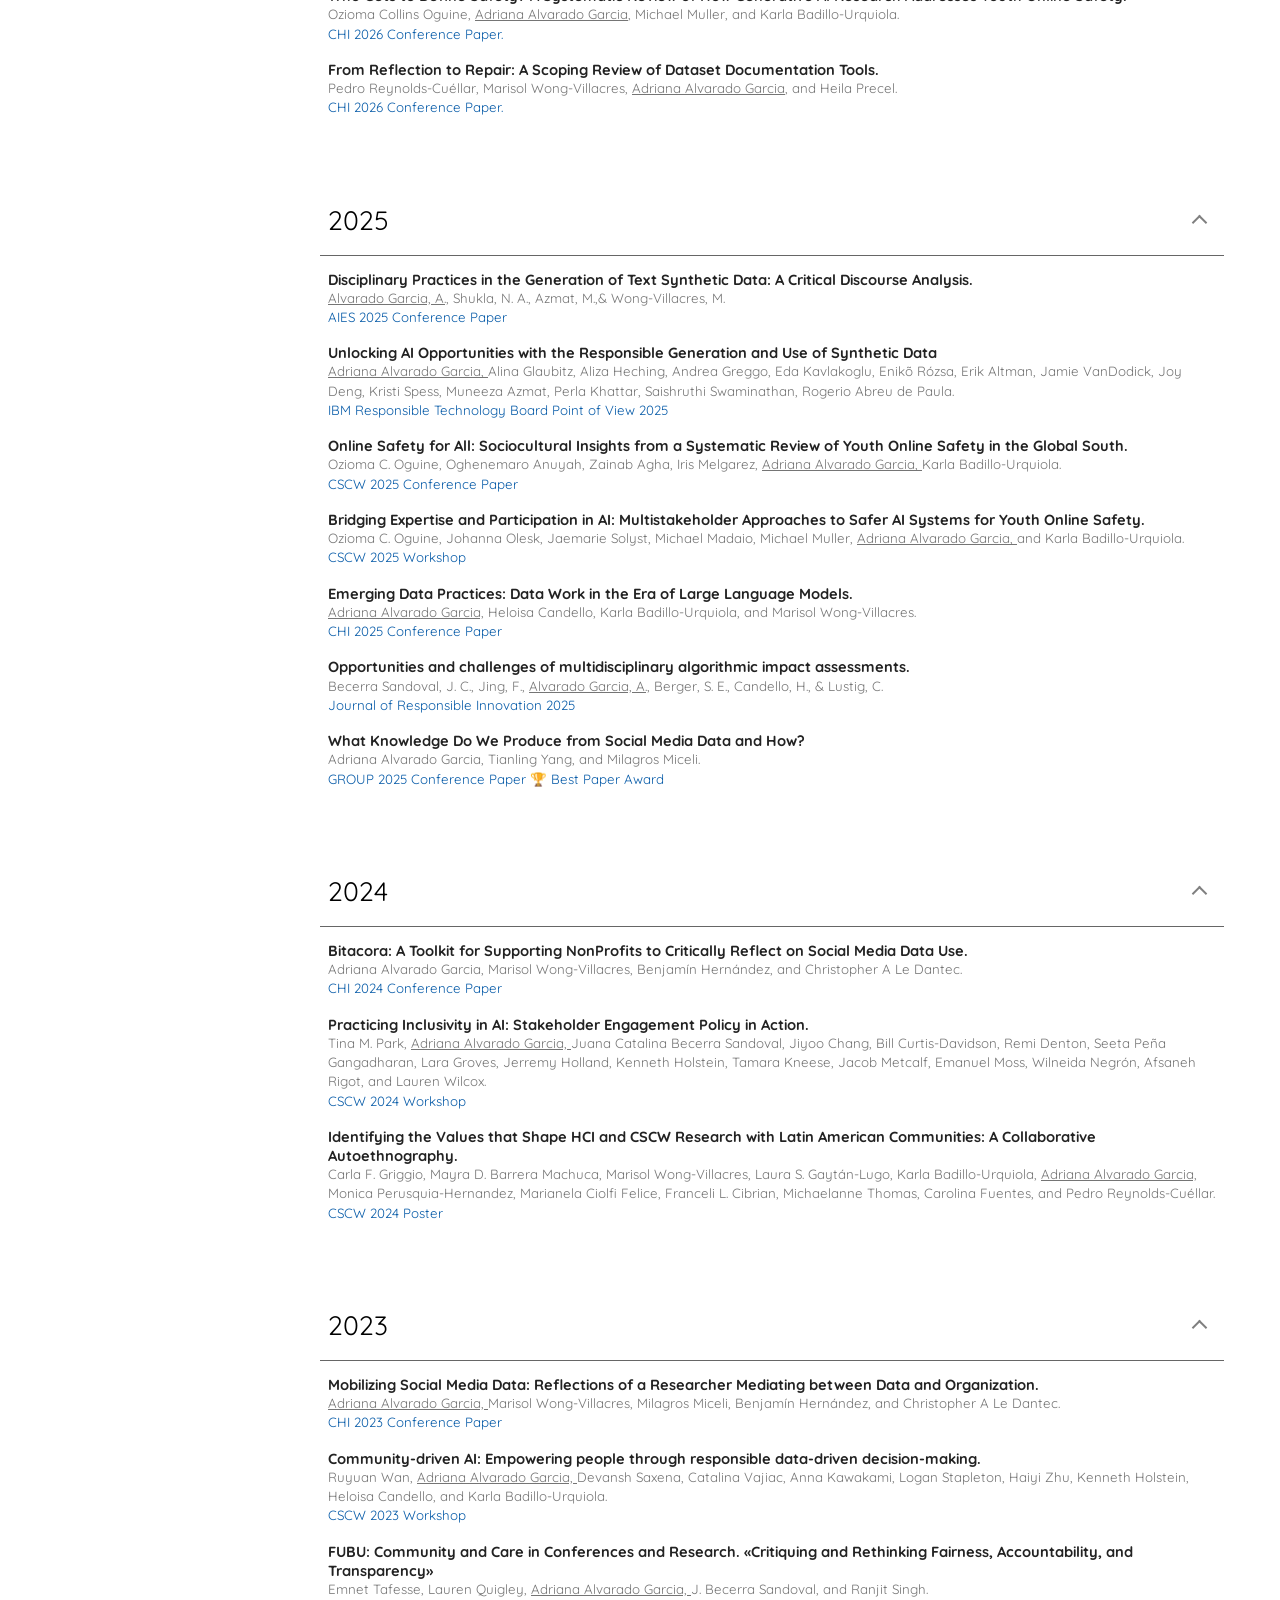
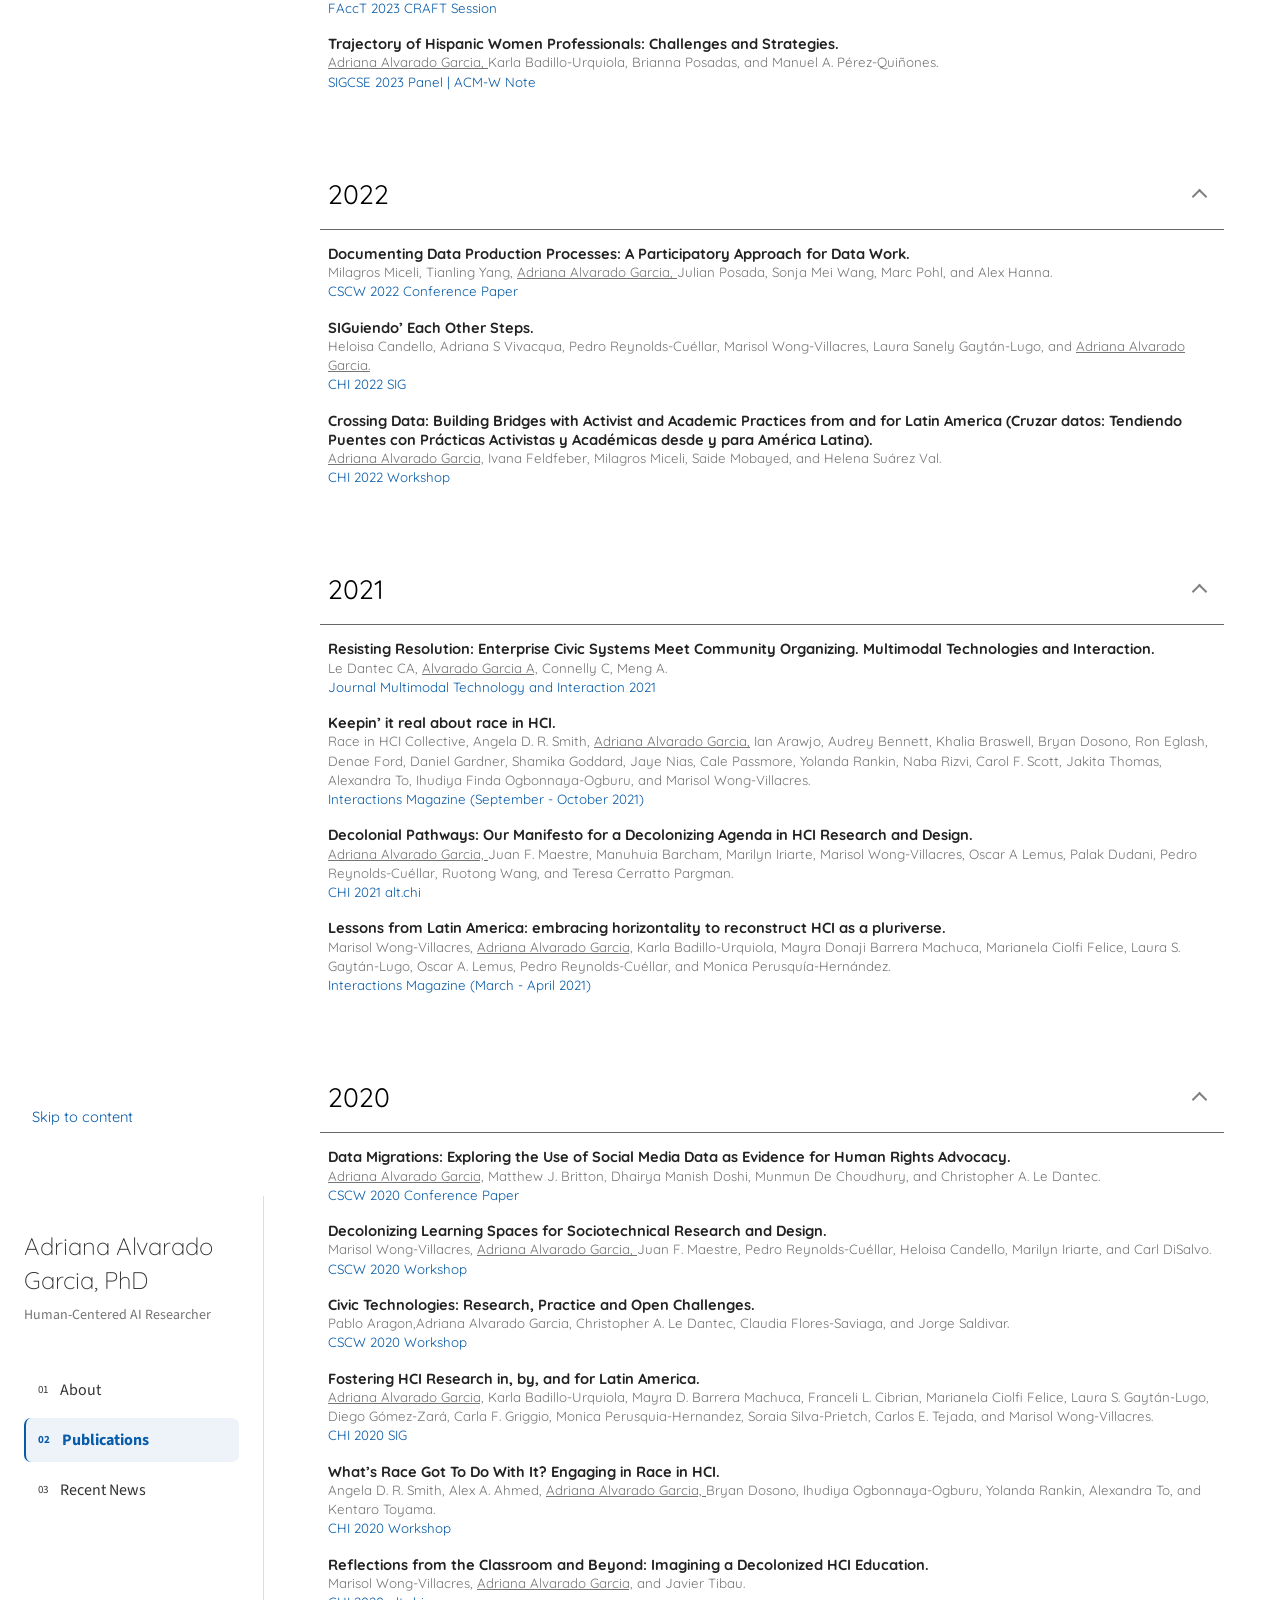
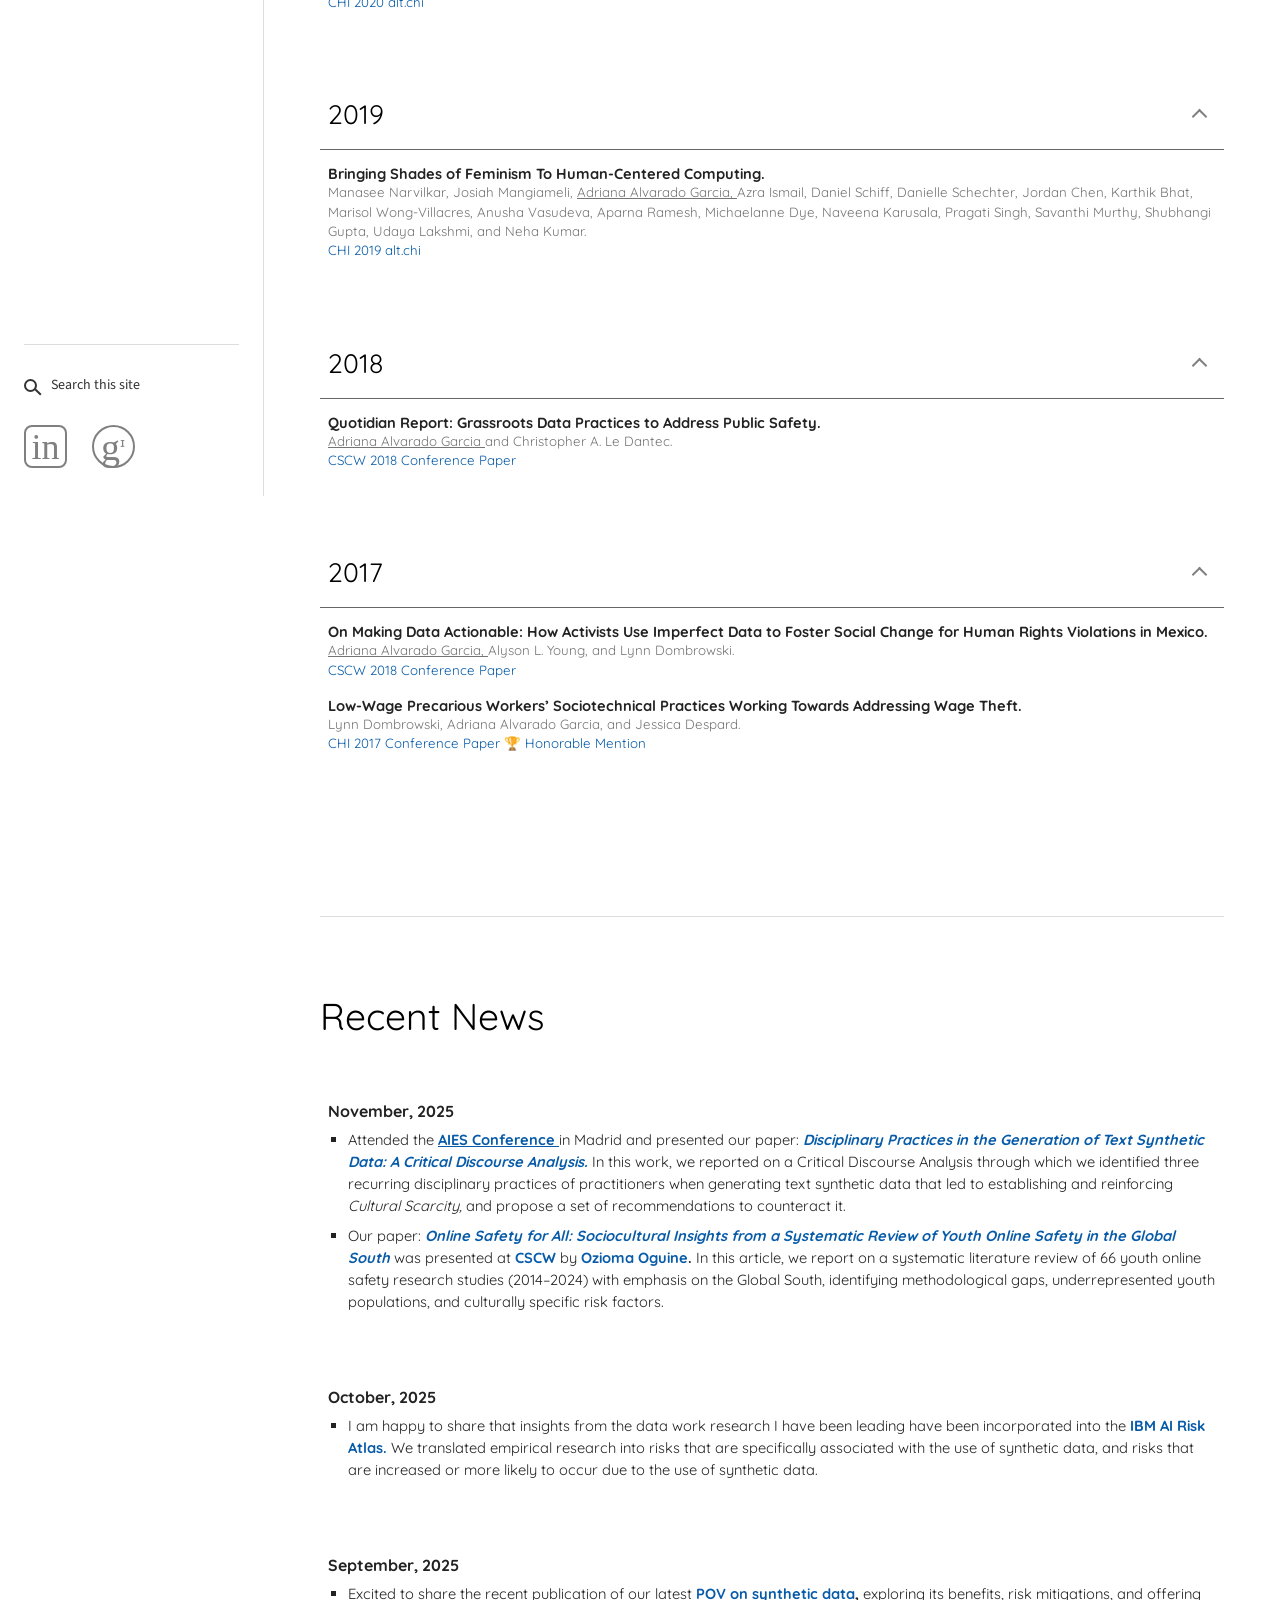
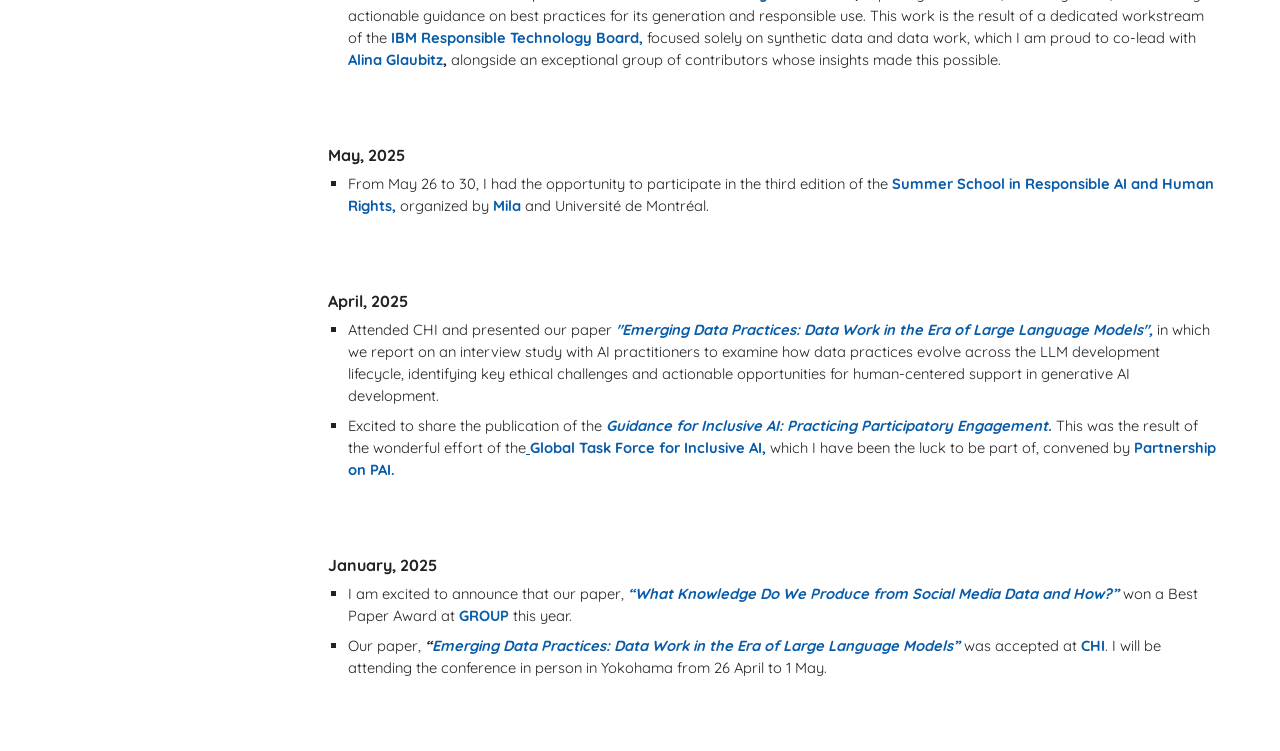
<file: recent-news.html>
<!DOCTYPE html>
<html lang="en">
<head>
  <meta charset="UTF-8">
  <meta name="viewport" content="width=device-width, initial-scale=1">
  <meta http-equiv="refresh" content="0; url=index.html#recent-news">
  <title>Recent News | Adriana Alvarado Garcia, PhD</title>
</head>
<body>
  <!-- Keep this small redirect so existing links still reach the correct section. -->
  <p><a href="index.html#recent-news">Continue to Recent News</a>.</p>
</body>
</html>
</file>
<file: style.css>
/* Typography and colors shared by the three sections of the page. */
:root {
  color-scheme: light;
  --text: #222;
  --link: #075ba8;
  --muted: #757575;
  --content-width: 1154px;
  --sidebar-width: 264px;
}

* { box-sizing: border-box; }

body {
  margin: 0;
  padding-left: var(--sidebar-width);
  background: #fff;
  color: var(--text);
  font-family: "Quicksand", Arial, sans-serif;
  font-size: 14.667px;
  font-weight: 400;
  line-height: 1.5;
}

a { color: var(--link); text-decoration: none; }
a:hover { text-decoration: underline; }
a:focus-visible, summary:focus-visible, button:focus-visible, input:focus-visible {
  outline: 2px solid var(--link);
  outline-offset: 5px;
}

.skip-link {
  position: fixed;
  top: -100px;
  left: 16px;
  z-index: 10;
  padding: 10px 16px;
  background: white;
}
.skip-link:focus { top: 8px; }
.visually-hidden {
  position: absolute;
  width: 1px;
  height: 1px;
  padding: 0;
  margin: -1px;
  overflow: hidden;
  clip-path: inset(50%);
  white-space: nowrap;
}

/* Fixed desktop navigation; the same menu becomes a compact sticky bar on mobile. */
.sidebar {
  position: fixed;
  top: 0;
  left: 0;
  bottom: 0;
  z-index: 5;
  width: var(--sidebar-width);
  padding: 34px 24px 28px;
  display: flex;
  flex-direction: column;
  overflow-y: auto;
  border-right: 1px solid #ddd;
  background: #fff;
  color: #333;
}
.site-name {
  display: block;
  color: inherit;
  font-size: 24px;
  font-weight: 300;
  line-height: 1.4;
}
.site-name:hover { text-decoration: none; }
.site-description {
  margin: 8px 0 0;
  font-family: "Source Sans 3", Arial, sans-serif;
  color: var(--muted);
  font-size: 14px;
}
.section-navigation {
  display: flex;
  flex-direction: column;
  gap: 6px;
  margin-top: 42px;
  font-family: "Source Sans 3", Arial, sans-serif;
  font-size: 16px;
  white-space: nowrap;
}
.section-navigation a {
  display: flex;
  align-items: center;
  gap: 12px;
  padding: 10px 12px;
  border-left: 2px solid transparent;
  border-radius: 7px;
  color: inherit;
}
.section-navigation a:hover { background: #f5f7f9; text-decoration: none; }
.section-navigation a[aria-current="location"] {
  border-left-color: var(--link);
  background: #edf3f9;
  color: var(--link);
  font-weight: 700;
}
.section-number { font-size: 11px; }

.site-main {
  max-width: calc(var(--content-width) + 112px);
  margin: 0 auto;
  padding: 72px 56px 40px;
}
.content-section {
  margin-bottom: 72px;
  padding-bottom: 88px;
  border-bottom: 1px solid #ddd;
  scroll-margin-top: 36px;
}
.content-section:last-child { margin-bottom: 0; border-bottom: 0; }
#about { min-height: calc(100svh - 72px); }
.section-title {
  margin: 0 0 54px;
  color: #000;
  font-size: 37.333px;
  line-height: 1.5;
  font-weight: 400;
}

.sidebar-footer { margin-top: auto; padding-top: 24px; border-top: 1px solid #ddd; }
.site-search {
  position: relative;
  padding-top: 0;
  font-family: "Source Sans 3", Arial, sans-serif;
  font-size: 14px;
}
.site-search summary {
  display: flex;
  align-items: center;
  gap: 14px;
  min-height: 32px;
  cursor: pointer;
  list-style: none;
}
.site-search summary::-webkit-details-marker { display: none; }
.search-icon {
  position: relative;
  display: block;
  width: 13px;
  height: 13px;
  border: 2px solid currentColor;
  border-radius: 50%;
}
.search-icon::after {
  position: absolute;
  content: "";
  width: 8px;
  height: 2px;
  background: currentColor;
  transform: rotate(45deg);
  top: 10px;
  left: 8px;
}
.site-search form {
  position: absolute;
  bottom: 42px;
  left: 0;
  width: 216px;
  padding: 18px;
  background: #fff;
  color: var(--text);
  border: 1px solid #bbb;
  box-shadow: 0 4px 14px #0002;
  white-space: normal;
}
.site-search label { display: block; margin-bottom: 8px; }
.site-search input[type="search"] { width: 100%; padding: 8px; }
.site-search button { margin-top: 10px; padding: 6px 12px; cursor: pointer; }

.about-layout {
  display: grid;
  grid-template-columns: minmax(220px, 30%) minmax(0, 1fr);
  gap: 37px;
}
.portrait {
  display: block;
  width: 100%;
  height: auto;
  aspect-ratio: 365 / 449;
  object-fit: cover;
}
.social-links {
  display: flex;
  align-items: center;
  justify-content: flex-start;
  gap: 25px;
  margin-top: 0;
  padding-top: 24px;
  color: #808080;
}
.social-links a {
  display: inline-flex;
  align-items: center;
  justify-content: center;
  width: 43px;
  height: 43px;
  border: 2px solid currentColor;
  color: inherit;
  line-height: 1;
}
.social-links a:hover { color: var(--link); text-decoration: none; }
.linkedin { font: 36px Georgia, serif; border-radius: 8px; }
.scholar { font: 38px Georgia, serif; border-radius: 50%; }
.scholar span { font-size: 22px; }
.biography { padding-top: 0; }
.biography p { margin: 0 0 9px; }
.biography a { color: inherit; font-weight: 700; }

/* Each year is an independent native HTML disclosure, usable by mouse or keyboard. */
.publication-year { margin-bottom: 53px; scroll-margin-top: 80px; }
.publication-year:last-child { margin-bottom: 0; }
.publication-year > summary {
  position: relative;
  padding: 8px 40px 15px 8px;
  border-bottom: 1px solid #666;
  color: #000;
  font-size: 26.667px;
  line-height: 1.5;
  font-weight: 400;
  cursor: pointer;
  list-style: none;
}
.publication-year > summary::-webkit-details-marker { display: none; }
.publication-year > summary h3 { display: inline; margin: 0; font: inherit; }
.publication-year > summary::after {
  position: absolute;
  top: 21px;
  right: 19px;
  content: "";
  width: 9px;
  height: 9px;
  border-right: 2px solid #808080;
  border-bottom: 2px solid #808080;
  transform: rotate(45deg);
}
.publication-year[open] > summary::after { top: 25px; transform: rotate(225deg); }
.publication { margin: 14px 8px 16px; }
.publication:last-child { margin-bottom: 74px; }
.publication h4 {
  margin: 0;
  font-size: 14.667px;
  line-height: 1.3;
  font-weight: 700;
}
.publication h4 a { color: inherit; }
.publication p { margin: 0; font-size: 13.333px; line-height: 1.45; }
.authors { color: var(--muted); }
.venue { color: var(--link); }

.news-month { margin: 0 8px 72px; }
.news-month:last-child { margin-bottom: 0; }
.news-month h3 { margin: 0 0 6px; font-size: 16px; font-weight: 700; }
.news-month ul { list-style-type: square; padding-left: 20px; margin: 0; }
.news-month li { margin-bottom: 8px; }
.news-month a { font-weight: 700; }

@media (max-width: 1100px) {
  .site-main { padding-right: 32px; padding-left: 32px; }
  .about-layout { grid-template-columns: minmax(180px, 30%) minmax(0, 1fr); gap: 28px; }
}

@media (max-width: 820px) {
  body { padding-left: 0; }
  .sidebar {
    position: sticky;
    overflow: visible;
    width: 100%;
    bottom: auto;
    padding: 16px 20px 12px;
    border-right: 0;
    border-bottom: 1px solid #ddd;
  }
  .sidebar-heading { padding-right: 28px; }
  .site-name { font-size: 21px; }
  .site-description { margin-top: 2px; }
  .section-navigation { flex-direction: row; gap: 5px; margin-top: 14px; }
  .section-navigation a { padding: 8px; gap: 6px; font-size: 14px; }
  .section-number { font-size: 10px; }
  .site-search { position: absolute; top: 16px; right: 20px; padding-top: 0; }
  .site-search summary { width: 24px; justify-content: center; }
  .search-label { display: none; }
  .site-search form { top: 40px; right: 0; bottom: auto; left: auto; width: 280px; }
  .site-main { padding: 32px 24px; }
  .content-section { margin-bottom: 44px; padding-bottom: 48px; scroll-margin-top: 216px; }
  #about { min-height: auto; }
  .section-title { font-size: 32px; margin-bottom: 32px; }
  .about-layout {
    grid-template-columns: 1fr;
    gap: 28px;
  }
  .profile { width: min(100%, 365px); margin: auto; }
  .sidebar-footer { margin-top: 12px; padding-top: 0; border-top: 0; }
  .social-links { gap: 16px; padding-top: 0; border-top: 0; }
  .social-links a { width: 32px; height: 32px; }
  .linkedin { font-size: 26px; }
  .scholar { font-size: 28px; }
  .scholar span { font-size: 16px; }
  .publication-year { margin-bottom: 32px; scroll-margin-top: 216px; }
  .publication-year > summary { font-size: 24px; }
  .news-month { margin-bottom: 44px; }
}

@media (prefers-reduced-motion: no-preference) {
  html { scroll-behavior: smooth; }
}

@media print {
  body { padding-left: 0; }
  .sidebar, .skip-link, .social-links { display: none; }
  .site-main { margin: 0; padding: 0; max-width: none; }
  .content-section { min-height: auto; }
  .publication-year, .news-month { break-inside: avoid; }
}
</file>
